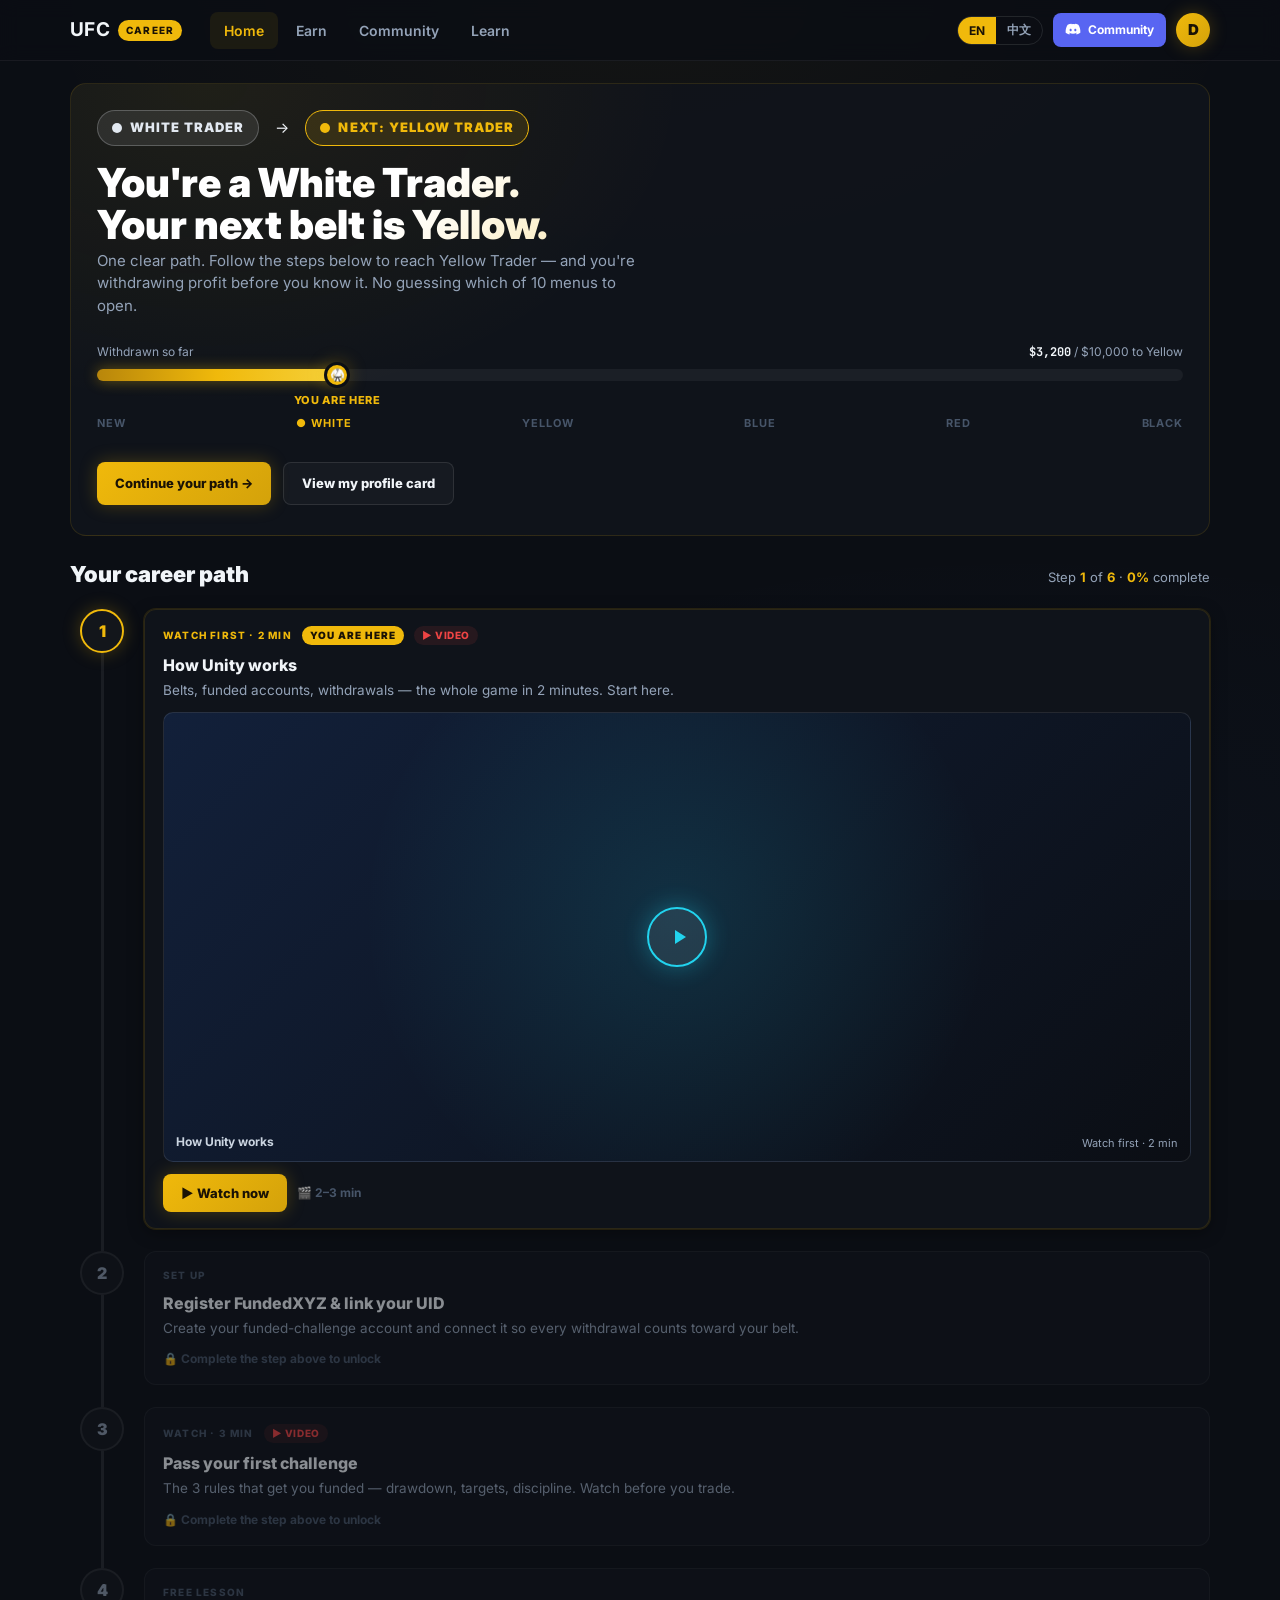
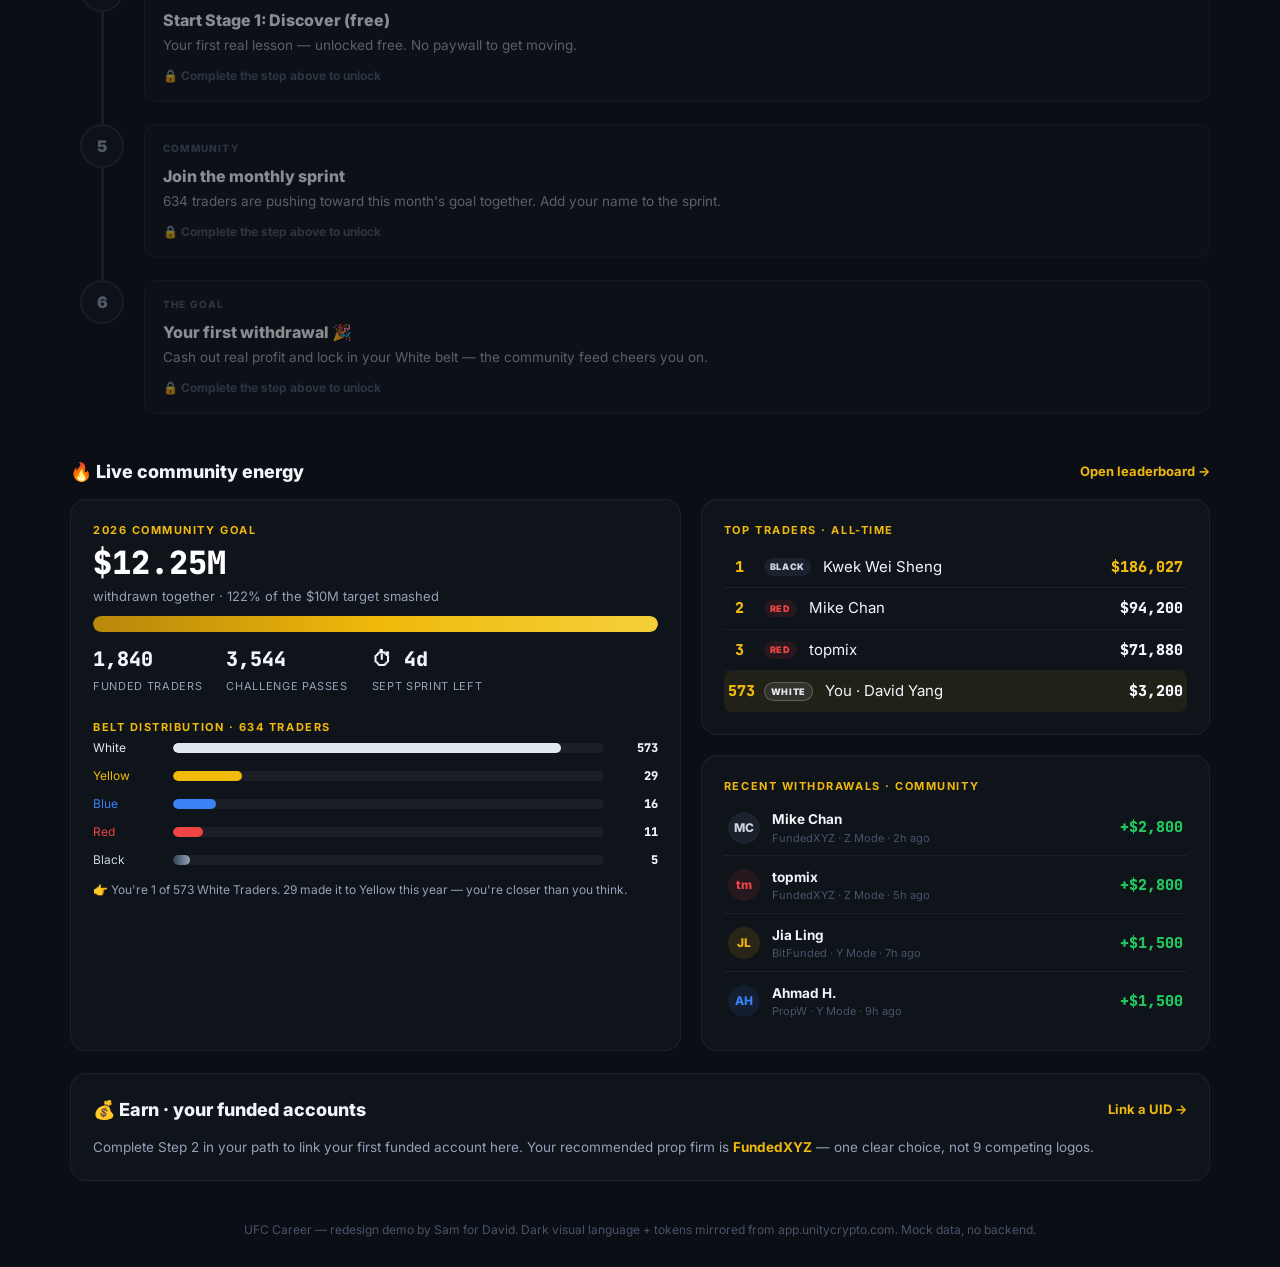
<file: index.html>
<!DOCTYPE html>
<html lang="en">
<head>
<meta charset="utf-8">
<meta name="viewport" content="width=device-width,initial-scale=1">
<title>UFC · Your Trader Career (Redesign Demo)</title>
<meta name="description" content="UnityCrypto / Unity Fund Challenge — guided-career-path redesign demo.">
<link rel="preconnect" href="https://fonts.googleapis.com">
<link href="https://fonts.googleapis.com/css2?family=Inter:wght@400;500;600;700;800;900&family=JetBrains+Mono:wght@400;700&display=swap" rel="stylesheet">
<link rel="stylesheet" href="styles.css">
</head>
<body>

<!-- ===== NAV ===== -->
<nav class="nav">
  <div class="nav-in">
    <a class="logo" href="index.html"><b>UFC</b><span class="pill">CAREER</span></a>
    <div class="nav-links">
      <a href="index.html" class="active" data-i18n="nav_home">Home</a>
      <a href="index.html#earn" data-i18n="nav_earn">Earn</a>
      <a href="index.html#community" data-i18n="nav_community">Community</a>
      <a href="learn.html" data-i18n="nav_learn">Learn</a>
    </div>
    <div class="nav-right">
      <div class="lang-toggle" id="lang">
        <button data-lang="en" class="on">EN</button>
        <button data-lang="zh">中文</button>
      </div>
      <a class="discord" href="#"><svg width="16" height="16" viewBox="0 0 24 24" fill="currentColor"><path d="M20 4a19 19 0 0 0-4.7-1.4l-.3.6a17 17 0 0 1 4 1.3 15 15 0 0 0-13 0 17 17 0 0 1 4-1.3l-.3-.6A19 19 0 0 0 4 4C1.4 8 .7 12 1 16a18 18 0 0 0 5.5 2.8l1-1.5c-.6-.2-1.1-.5-1.6-.8l.4-.3a13 13 0 0 0 11.4 0l.4.3c-.5.3-1 .6-1.6.8l1 1.5A18 18 0 0 0 23 16c.4-4.7-.7-8.6-3-12ZM8.5 14c-.9 0-1.6-.8-1.6-1.9s.7-1.9 1.6-1.9 1.6.9 1.6 1.9-.7 1.9-1.6 1.9Zm7 0c-.9 0-1.6-.8-1.6-1.9s.7-1.9 1.6-1.9 1.6.9 1.6 1.9-.7 1.9-1.6 1.9Z"/></svg><span data-i18n="discord">Community</span></a>
      <div class="avatar">D</div>
    </div>
  </div>
</nav>

<div class="wrap">

  <!-- ===== BELT HERO ===== -->
  <section class="hero" style="margin-top:22px">
    <div class="hero-top">
      <span class="belt-badge belt-white"><span class="dot"></span> <span data-i18n="belt_white">White Trader</span></span>
      <span class="hero-arrow">→</span>
      <span class="belt-badge belt-yellow"><span class="dot"></span> <span data-i18n="belt_next">Next: Yellow Trader</span></span>
    </div>
    <h1 data-i18n="hero_h1">You're a White Trader.<br>Your next belt is Yellow.</h1>
    <p class="sub" data-i18n="hero_sub">One clear path. Follow the steps below to reach Yellow Trader — and you're withdrawing profit before you know it. No guessing which of 10 menus to open.</p>

    <div class="belt-track">
      <div class="belt-nums">
        <span data-i18n="withdrawn">Withdrawn so far</span>
        <span><b id="withdrawnNum" class="mono">$3,200</b> / $10,000 <span data-i18n="to_yellow">to Yellow</span></span>
      </div>
      <div class="track">
        <div class="fill" id="beltFill" style="width:32%"></div>
        <div class="you" id="beltYou" style="left:32%">
          <div class="pin">🥋</div>
          <div class="lbl" data-i18n="you_here">YOU ARE HERE</div>
        </div>
      </div>
      <div class="belt-stops">
        <span>NEW</span><span class="here">● WHITE</span><span>YELLOW</span><span>BLUE</span><span>RED</span><span>BLACK</span>
      </div>
    </div>

    <div class="hero-cta">
      <a href="#rail" class="btn btn-gold" data-i18n="cta_continue">Continue your path →</a>
      <a href="#community" class="btn btn-ghost" data-i18n="cta_card">View my profile card</a>
    </div>
  </section>

  <!-- ===== ONBOARDING RAIL (the heart) ===== -->
  <section id="rail">
    <div class="rail-head">
      <h2 data-i18n="rail_h">Your career path</h2>
      <div class="rail-prog"><span data-i18n="rail_step">Step</span> <b id="stepCur">1</b> <span data-i18n="rail_of">of</span> <b>6</b> · <b id="stepPct">0%</b> <span data-i18n="rail_done">complete</span></div>
    </div>
    <div class="rail" id="questRail"><!-- steps injected by JS --></div>
  </section>

  <!-- ===== COMMUNITY ENERGY ===== -->
  <section id="community">
    <div class="card-h"><h3 data-i18n="energy_h">🔥 Live community energy</h3><a href="#" class="link" data-i18n="energy_link">Open leaderboard →</a></div>
    <div class="energy">
      <!-- sprint goal + belt distribution -->
      <div class="card sprint-goal">
        <div class="overline" data-i18n="sprint_over">2026 Community Goal</div>
        <div class="big-num"><span class="mono">$12.25M</span></div>
        <div class="muted" style="font-size:13px" data-i18n="sprint_sub">withdrawn together · 122% of the $10M target smashed</div>
        <div class="bar-lg"><i style="width:100%"></i></div>
        <div class="stat-row">
          <div class="stat"><b class="mono">1,840</b><span data-i18n="s_funded">Funded traders</span></div>
          <div class="stat"><b class="mono">3,544</b><span data-i18n="s_passes">Challenge passes</span></div>
          <div class="stat"><b class="mono">⏱ 4d</b><span data-i18n="s_sprint">Sept sprint left</span></div>
        </div>

        <div style="margin-top:22px" class="overline" data-i18n="dist_over">Belt distribution · 634 traders</div>
        <div class="dist" id="dist">
          <div class="dist-row"><span style="color:var(--belt-white)">White</span><div class="db"><i style="width:90%;background:var(--belt-white)"></i></div><span class="dn">573</span></div>
          <div class="dist-row"><span style="color:var(--belt-yellow)">Yellow</span><div class="db"><i style="width:16%;background:var(--belt-yellow)"></i></div><span class="dn">29</span></div>
          <div class="dist-row"><span style="color:var(--belt-blue)">Blue</span><div class="db"><i style="width:10%;background:var(--belt-blue)"></i></div><span class="dn">16</span></div>
          <div class="dist-row"><span style="color:var(--belt-red)">Red</span><div class="db"><i style="width:7%;background:var(--belt-red)"></i></div><span class="dn">11</span></div>
          <div class="dist-row"><span style="color:#cbd5e1">Black</span><div class="db"><i style="width:4%;background:linear-gradient(90deg,#334155,#94a3b8)"></i></div><span class="dn">5</span></div>
        </div>
        <p class="muted" style="font-size:12px;margin-top:12px" data-i18n="dist_note">👉 You're 1 of 573 White Traders. 29 made it to Yellow this year — you're closer than you think.</p>
      </div>

      <!-- leaderboard + withdrawals feed -->
      <div class="grid">
        <div class="card">
          <div class="overline" data-i18n="lb_over">Top traders · all-time</div>
          <div style="margin-top:8px">
            <div class="lb-row"><span class="lb-rank">1</span><span class="belt-chip" style="background:#33415555;color:#cbd5e1">BLACK</span><span class="who">Kwek Wei Sheng</span><span class="amt gold">$186,027</span></div>
            <div class="lb-row"><span class="lb-rank">2</span><span class="belt-chip" style="background:var(--red-soft);color:var(--red)">RED</span><span class="who">Mike Chan</span><span class="amt">$94,200</span></div>
            <div class="lb-row"><span class="lb-rank">3</span><span class="belt-chip" style="background:var(--red-soft);color:var(--red)">RED</span><span class="who">topmix</span><span class="amt">$71,880</span></div>
            <div class="lb-row" style="background:var(--gold-soft-2);border-radius:8px"><span class="lb-rank">573</span><span class="belt-chip belt-white" style="background:#e2e8f018">WHITE</span><span class="who" data-i18n="lb_you">You · David Yang</span><span class="amt mono">$3,200</span></div>
          </div>
        </div>
        <div class="card">
          <div class="overline" data-i18n="feed_over">Recent withdrawals · community</div>
          <div class="feed" style="margin-top:6px">
            <div class="feed-row"><div class="feed-av" style="background:#33415555;color:#cbd5e1">MC</div><div><div class="who">Mike Chan</div><div class="meta">FundedXYZ · Z Mode · 2h ago</div></div><span class="amt">+$2,800</span></div>
            <div class="feed-row"><div class="feed-av" style="background:var(--red-soft);color:var(--red)">tm</div><div><div class="who">topmix</div><div class="meta">FundedXYZ · Z Mode · 5h ago</div></div><span class="amt">+$2,800</span></div>
            <div class="feed-row"><div class="feed-av" style="background:var(--gold-soft);color:var(--gold)">JL</div><div><div class="who">Jia Ling</div><div class="meta">BitFunded · Y Mode · 7h ago</div></div><span class="amt">+$1,500</span></div>
            <div class="feed-row"><div class="feed-av" style="background:var(--blue-soft);color:var(--blue)">AH</div><div><div class="who">Ahmad H.</div><div class="meta">PropW · Y Mode · 9h ago</div></div><span class="amt">+$1,500</span></div>
          </div>
        </div>
      </div>
    </div>
  </section>

  <!-- ===== EARN (slim) ===== -->
  <section id="earn">
    <div class="card">
      <div class="card-h"><h3 data-i18n="earn_h">💰 Earn · your funded accounts</h3><a href="#rail" class="link" data-i18n="earn_link">Link a UID →</a></div>
      <p class="muted" style="font-size:13.5px" data-i18n="earn_sub">Complete Step 2 in your path to link your first funded account here. Your recommended prop firm is <b class="gold">FundedXYZ</b> — one clear choice, not 9 competing logos.</p>
    </div>
  </section>

  <div class="foot">
    <p data-i18n="foot">UFC Career — redesign demo by Sam for David. Dark visual language + tokens mirrored from app.unitycrypto.com. Mock data, no backend.</p>
  </div>
</div>

<!-- toast + video modal -->
<div class="toast" id="toast"><span class="em">🎉</span><span id="toastMsg"></span></div>
<div class="modal-bg" id="modalBg">
  <div class="modal">
    <div class="mv"><div class="play"><svg viewBox="0 0 24 24"><path d="M8 5v14l11-7z"/></svg></div></div>
    <div class="mb">
      <h3 id="modalTitle">How Unity works</h3>
      <p class="muted" id="modalDesc">This is where the onboarding video plays. In the demo it's a placeholder — the real embed would autoplay here.</p>
      <button class="btn btn-gold modal-close" id="modalClose" data-i18n="modal_done">✓ Mark watched & continue</button>
    </div>
  </div>
</div>

<script src="app.js"></script>
</body>
</html>
</file>
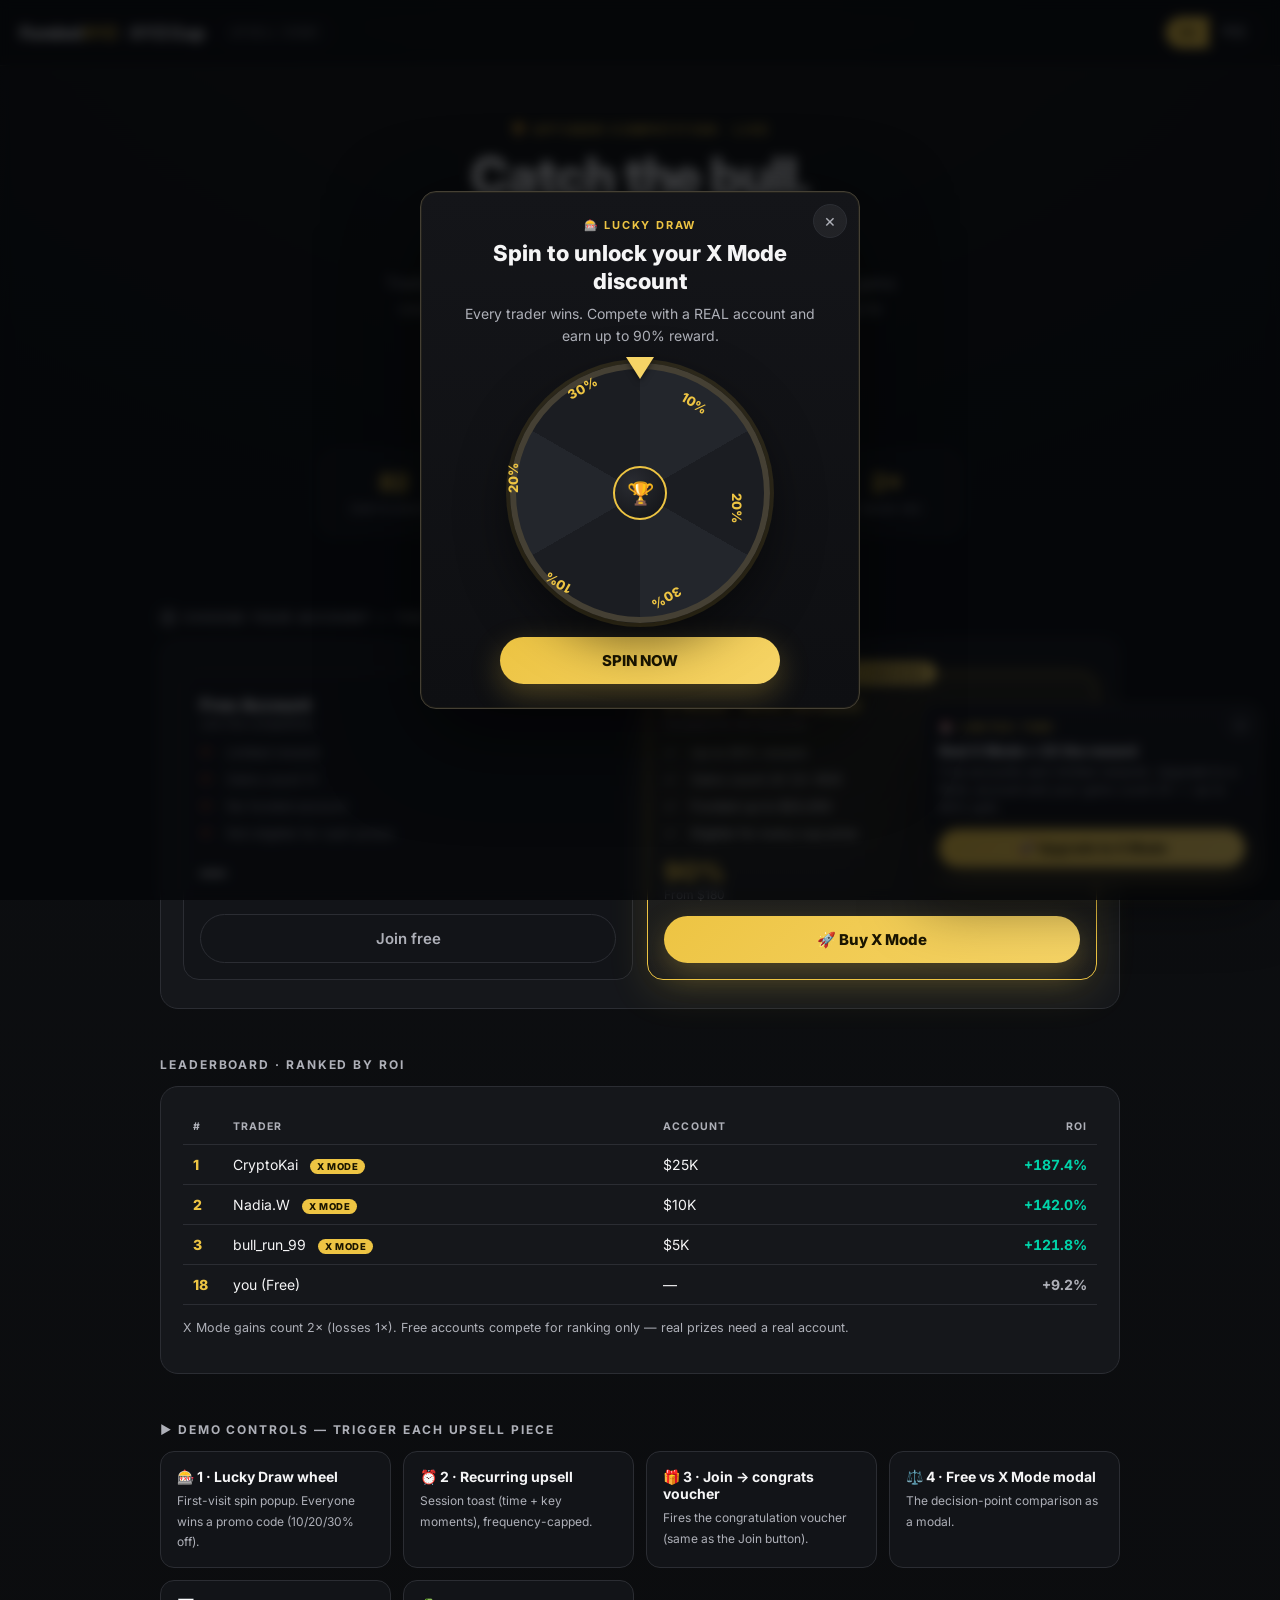
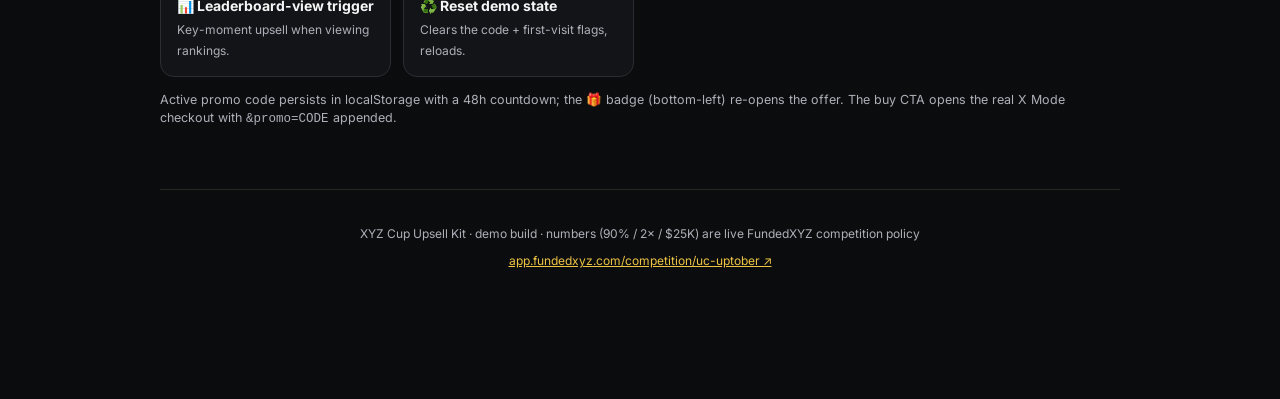
<file: cup-upsell/index.html>
<!doctype html>
<html lang="en" data-scroll-behavior="smooth">
<head>
<meta charset="utf-8">
<meta name="viewport" content="width=device-width, initial-scale=1, viewport-fit=cover">
<meta name="theme-color" content="#0b0c0e">
<title>XYZ Cup — Upsell Kit Demo · FundedXYZ</title>
<meta name="description" content="Clickable demo of the XYZ Cup upsell system: lucky-draw promo wheel, recurring upsell, congrats voucher, Free vs X Mode decision, promo codes.">
<link href="https://fonts.googleapis.com/css2?family=Inter:wght@400;500;600;700;800&family=JetBrains+Mono:wght@600;700&display=swap" rel="stylesheet">
<link rel="stylesheet" href="xyz-cup-upsell.css">
<style>
  :root{
    --bg:#0b0c0e; --panel:#15171b; --card:#121418; --text:#f5f5f6; --muted:#aeb0b8;
    --gold:#edc443; --gold-hi:#f6d466; --gline:#454034; --line:#2b2d33; --green:#00d4aa;
    --font:'Inter',-apple-system,BlinkMacSystemFont,'Segoe UI','PingFang SC','Microsoft YaHei',sans-serif;
  }
  *{ box-sizing:border-box; }
  html,body{ margin:0; padding:0; }
  body{
    background:radial-gradient(130% 60% at 50% -6%, #edc4430c, transparent 55%), linear-gradient(180deg,#0d0f12,#0b0c0e);
    color:var(--text); font-family:var(--font); min-height:100vh; -webkit-font-smoothing:antialiased;
  }
  body[data-lang="en"] [data-l="zh"]{ display:none; }
  body[data-lang="zh"] [data-l="en"]{ display:none; }
  a{ color:inherit; }
  .wrap{ max-width:1000px; margin:0 auto; padding:0 20px 120px; }

  /* top bar */
  .top{ display:flex; align-items:center; gap:14px; padding:16px 20px; border-bottom:1px solid #26281f; position:sticky; top:0; background:rgba(11,12,14,.9); backdrop-filter:blur(12px); z-index:50; }
  .brand{ font-weight:800; font-size:17px; letter-spacing:-.01em; }
  .brand b{ color:var(--gold); }
  .demo-pill{ font-size:10.5px; letter-spacing:.14em; text-transform:uppercase; color:var(--muted); border:1px solid var(--line); padding:4px 10px; border-radius:50px; }
  .top .sp{ margin-left:auto; }
  .lang{ display:flex; border:1px solid var(--line); border-radius:50px; overflow:hidden; }
  .lang button{ background:none; border:none; color:var(--muted); font-weight:700; font-size:12px; padding:7px 13px; cursor:pointer; }
  .lang button[aria-pressed="true"]{ background:var(--gold); color:#1a1500; }

  /* hero */
  .hero{ text-align:center; padding:56px 0 28px; }
  .hero .eyebrow{ font-size:12px; letter-spacing:.18em; text-transform:uppercase; color:var(--gold); font-weight:700; }
  .hero h1{ font-size:clamp(30px,6vw,52px); font-weight:800; line-height:1.08; margin:12px 0 10px; letter-spacing:-.02em; }
  .hero h1 .hl{ background:linear-gradient(135deg,var(--gold),var(--gold-hi)); -webkit-background-clip:text; background-clip:text; -webkit-text-fill-color:transparent; }
  .hero p{ color:var(--muted); font-size:16px; max-width:520px; margin:0 auto 22px; line-height:1.55; }
  .hero-ctas{ display:flex; gap:12px; justify-content:center; flex-wrap:wrap; }
  .btn{ display:inline-flex; align-items:center; justify-content:center; gap:8px; padding:14px 24px; border-radius:50px; font-weight:800; font-size:15px; cursor:pointer; border:none; text-decoration:none; }
  .btn-gold{ background:linear-gradient(135deg,var(--gold),var(--gold-hi)); color:#1a1500; box-shadow:0 10px 30px rgba(237,196,67,.28); }
  .btn-ghost{ background:transparent; color:var(--text); border:1px solid var(--line); }
  .btn:hover{ transform:translateY(-1px); }

  .stat-row{ display:flex; gap:14px; justify-content:center; margin:34px auto 0; flex-wrap:wrap; }
  .stat{ background:var(--card); border:1px solid var(--line); border-radius:14px; padding:16px 22px; min-width:150px; }
  .stat b{ display:block; font-size:24px; font-weight:800; color:var(--gold); }
  .stat span{ font-size:11px; color:var(--muted); letter-spacing:.06em; text-transform:uppercase; }

  section{ margin-top:48px; }
  .sec-head{ font-size:12px; letter-spacing:.16em; text-transform:uppercase; color:var(--muted); font-weight:700; margin-bottom:14px; }
  .panel{ background:var(--panel); border:1px solid var(--line); border-radius:18px; padding:22px; }

  /* leaderboard */
  table{ width:100%; border-collapse:collapse; font-size:14px; }
  th,td{ text-align:left; padding:11px 10px; border-bottom:1px solid var(--line); }
  th{ font-size:10.5px; letter-spacing:.1em; text-transform:uppercase; color:var(--muted); }
  td.rank{ font-weight:800; color:var(--gold); width:40px; }
  td.roi{ color:var(--green); font-weight:700; font-variant-numeric:tabular-nums; }
  .xmode-badge{ font-size:9.5px; font-weight:800; letter-spacing:.06em; background:var(--gold); color:#1a1500; padding:2px 7px; border-radius:20px; margin-left:8px; }

  /* account chooser mount */
  #chooser{ margin-top:10px; }

  /* demo controls */
  .controls{ display:grid; grid-template-columns:repeat(auto-fill,minmax(210px,1fr)); gap:12px; }
  .ctrl{ text-align:left; background:var(--card); border:1px solid var(--line); border-radius:14px; padding:16px; cursor:pointer; transition:.12s; }
  .ctrl:hover{ border-color:var(--gline); background:#17191d; }
  .ctrl b{ display:block; font-size:14px; margin-bottom:4px; }
  .ctrl span{ font-size:12px; color:var(--muted); line-height:1.4; }
  .note{ font-size:12.5px; color:var(--muted); margin-top:14px; line-height:1.5; }
  .reset{ background:none; border:1px solid var(--line); color:var(--muted); font-size:12px; padding:8px 14px; border-radius:50px; cursor:pointer; }
  footer{ margin-top:60px; text-align:center; color:var(--muted); font-size:12px; border-top:1px solid #26281f; padding-top:24px; }
  footer a{ color:var(--gold); }
</style>
</head>
<body data-lang="en">

<div class="top">
  <div class="brand">Funded<b>XYZ</b> · <span data-l="en">XYZ Cup</span><span data-l="zh">XYZ 杯</span></div>
  <span class="demo-pill" data-l="en">Upsell Demo</span><span class="demo-pill" data-l="zh">促销演示</span>
  <span class="sp"></span>
  <div class="lang" role="group" aria-label="Language">
    <button type="button" data-lang-btn="en" aria-pressed="true">EN</button>
    <button type="button" data-lang-btn="zh" aria-pressed="false">中文</button>
  </div>
</div>

<div class="wrap">

  <!-- ============ HERO (simulates the live Uptober cup) ============ -->
  <div class="hero">
    <div class="eyebrow" data-l="en">🏆 Uptober Competition · LIVE</div><div class="eyebrow" data-l="zh">🏆 Uptober 交易大赛 · 进行中</div>
    <h1>
      <span data-l="en">Catch the bull.<br><span class="hl">Win the Prize.</span></span>
      <span data-l="zh">抓住牛市，<br><span class="hl">赢取大奖。</span></span>
    </h1>
    <p>
      <span data-l="en">Trade the competition and climb the leaderboard. Real X Mode gains count <b>2×</b> — win up to <b>90%</b> profit split and funded accounts up to <b>$25,000</b>.</span>
      <span data-l="zh">参加比赛，冲上排行榜。真实 X Mode 收益按 <b>2×</b> 计算 —— 赢取高达 <b>90%</b> 分成，以及高达 <b>$25,000</b> 的资金账户。</span>
    </p>
    <div class="hero-ctas">
      <button class="btn btn-gold" id="joinBtn"><span data-l="en">Join the Competition</span><span data-l="zh">立即参赛</span></button>
      <a class="btn btn-ghost" href="#leaderboard"><span data-l="en">View Leaderboard</span><span data-l="zh">查看排行榜</span></a>
    </div>

    <div class="stat-row">
      <div class="stat"><b>82</b><span data-l="en">Participants</span><span data-l="zh">参赛者</span></div>
      <div class="stat"><b>$25,000</b><span data-l="en">Funded Pool</span><span data-l="zh">资金奖池</span></div>
      <div class="stat"><b>90%</b><span data-l="en">X Mode Split</span><span data-l="zh">X Mode 分成</span></div>
      <div class="stat"><b>2×</b><span data-l="en">X Mode ROI</span><span data-l="zh">X Mode 倍数</span></div>
    </div>
  </div>

  <!-- ============ ACCOUNT CHOOSER (decision point) ============ -->
  <section id="choose">
    <div class="sec-head" data-l="en">④ Choose your account — the decision point</div><div class="sec-head" data-l="zh">④ 选择你的账户 —— 决策点</div>
    <div class="panel">
      <div id="chooser"><!-- XYZCupUpsell.renderCompare() mounts the Free vs X Mode cards here --></div>
    </div>
  </section>

  <!-- ============ LEADERBOARD ============ -->
  <section id="leaderboard">
    <div class="sec-head" data-l="en">Leaderboard · ranked by ROI</div><div class="sec-head" data-l="zh">排行榜 · 按 ROI 排名</div>
    <div class="panel">
      <table>
        <thead><tr>
          <th>#</th><th data-l="en">Trader</th><th data-l="zh">交易者</th><th data-l="en">Account</th><th data-l="zh">账户</th><th style="text-align:right">ROI</th>
        </tr></thead>
        <tbody>
          <tr><td class="rank">1</td><td>CryptoKai <span class="xmode-badge">X MODE</span></td><td>$25K</td><td class="roi" style="text-align:right">+187.4%</td></tr>
          <tr><td class="rank">2</td><td>Nadia.W <span class="xmode-badge">X MODE</span></td><td>$10K</td><td class="roi" style="text-align:right">+142.0%</td></tr>
          <tr><td class="rank">3</td><td>bull_run_99 <span class="xmode-badge">X MODE</span></td><td>$5K</td><td class="roi" style="text-align:right">+121.8%</td></tr>
          <tr><td class="rank">18</td><td><span data-l="en">you (Free)</span><span data-l="zh">你（免费）</span></td><td>—</td><td class="roi" style="text-align:right;color:var(--muted)">+9.2%</td></tr>
        </tbody>
      </table>
      <p class="note" data-l="en">X Mode gains count 2× (losses 1×). Free accounts compete for ranking only — real prizes need a real account.</p>
      <p class="note" data-l="zh">X Mode 收益按 2× 计算（亏损 1×）。免费账户仅参与排名 —— 真实奖金需要真实账户。</p>
    </div>
  </section>

  <!-- ============ DEMO TRIGGERS ============ -->
  <section>
    <div class="sec-head" data-l="en">▶ Demo controls — trigger each upsell piece</div><div class="sec-head" data-l="zh">▶ 演示控制 —— 触发每个促销模块</div>
    <div class="controls">
      <div class="ctrl" data-trigger="spin"><b data-l="en">🎰 1 · Lucky Draw wheel</b><b data-l="zh">🎰 1 · 幸运转盘</b><span data-l="en">First-visit spin popup. Everyone wins a promo code (10/20/30% off).</span><span data-l="zh">首访转盘弹窗。人人中奖（10/20/30% 折扣）。</span></div>
      <div class="ctrl" data-trigger="recur"><b data-l="en">⏰ 2 · Recurring upsell</b><b data-l="zh">⏰ 2 · 循环促销</b><span data-l="en">Session toast (time + key moments), frequency-capped.</span><span data-l="zh">会话提示（定时 + 关键时刻），有频率上限。</span></div>
      <div class="ctrl" data-trigger="join"><b data-l="en">🎁 3 · Join → congrats voucher</b><b data-l="zh">🎁 3 · 报名 → 恭喜礼券</b><span data-l="en">Fires the congratulation voucher (same as the Join button).</span><span data-l="zh">触发恭喜礼券（与"参赛"按钮相同）。</span></div>
      <div class="ctrl" data-trigger="compare"><b data-l="en">⚖️ 4 · Free vs X Mode modal</b><b data-l="zh">⚖️ 4 · 免费 vs X Mode</b><span data-l="en">The decision-point comparison as a modal.</span><span data-l="zh">决策点对比弹窗。</span></div>
      <div class="ctrl" data-trigger="lead"><b data-l="en">📊 Leaderboard-view trigger</b><b data-l="zh">📊 排行榜触发</b><span data-l="en">Key-moment upsell when viewing rankings.</span><span data-l="zh">查看排名时的关键时刻促销。</span></div>
      <div class="ctrl" data-trigger="reset"><b data-l="en">♻️ Reset demo state</b><b data-l="zh">♻️ 重置演示</b><span data-l="en">Clears the code + first-visit flags, reloads.</span><span data-l="zh">清除优惠码与首访标记并刷新。</span></div>
    </div>
    <p class="note" data-l="en">Active promo code persists in localStorage with a 48h countdown; the 🎁 badge (bottom-left) re-opens the offer. The buy CTA opens the real X Mode checkout with <code>&promo=CODE</code> appended.</p>
    <p class="note" data-l="zh">有效优惠码保存在 localStorage，带 48 小时倒计时；左下角 🎁 徽章可重新打开优惠。购买按钮会打开真实 X Mode 结账页并附加 <code>&promo=CODE</code>。</p>
  </section>

  <footer>
    <p>XYZ Cup Upsell Kit · demo build · <span data-l="en">numbers (90% / 2× / $25K) are live FundedXYZ competition policy</span><span data-l="zh">数字（90% / 2× / $25K）为 FundedXYZ 实际赛事政策</span></p>
    <p><a href="https://app.fundedxyz.com/competition/uc-uptober" target="_blank" rel="noopener">app.fundedxyz.com/competition/uc-uptober ↗</a></p>
  </footer>
</div>

<script src="xyz-cup-upsell.js" defer></script>
<script>
document.addEventListener("DOMContentLoaded", function () {
  // --- language toggle wires both the demo page AND the kit ---
  function setLang(l){
    document.documentElement.lang = l === "zh" ? "zh" : "en";
    document.body.setAttribute("data-lang", l);
    document.querySelectorAll("[data-lang-btn]").forEach(function(b){
      b.setAttribute("aria-pressed", b.getAttribute("data-lang-btn") === l ? "true" : "false");
    });
    if (window.XYZCupUpsell) XYZCupUpsell.setLang(l);
  }
  document.querySelectorAll("[data-lang-btn]").forEach(function(b){
    b.addEventListener("click", function(){ setLang(b.getAttribute("data-lang-btn")); });
  });

  // --- init the kit ---
  XYZCupUpsell.init({
    lang: "en",
    checkoutBase: "https://app.fundedxyz.com/register?referral=UFC931",
    // demo: show the wheel quickly instead of waiting
    spinDelayMs: 900,
    recurringEveryMin: 12,
    // demo analytics sink -> console so you can see events fire
    analytics: function(ev, p){ console.log("[analytics]", ev, p); }
  });

  // --- inline Free vs X Mode into the account chooser ---
  function mountChooser(){
    XYZCupUpsell.renderCompare("#chooser", {
      source: "account_chooser",
      onJoinFree: function(){ XYZCupUpsell.onJoinCompetition({ tier: 30 }); }
    });
  }
  mountChooser();
  // re-render chooser on language change (so cards translate live)
  document.querySelectorAll("[data-lang-btn]").forEach(function(b){
    b.addEventListener("click", function(){ setTimeout(mountChooser, 0); });
  });

  // --- hero "Join" button => congrats voucher (piece 3) ---
  document.getElementById("joinBtn").addEventListener("click", function(){
    XYZCupUpsell.onJoinCompetition({ tier: 30 /*, email: "trader@example.com" */ });
  });

  // --- demo control buttons ---
  document.querySelectorAll("[data-trigger]").forEach(function(c){
    c.addEventListener("click", function(){
      var t = c.getAttribute("data-trigger");
      if (t === "spin") XYZCupUpsell.openSpin();
      else if (t === "recur") XYZCupUpsell.showRecurring({ source: "demo" });
      else if (t === "join") XYZCupUpsell.onJoinCompetition({ tier: 30 });
      else if (t === "compare") XYZCupUpsell.openCompare({ source: "demo_modal", onJoinFree: function(){ XYZCupUpsell.onJoinCompetition({ tier: 30 }); } });
      else if (t === "lead") XYZCupUpsell.onLeaderboardView();
      else if (t === "reset") { try{ localStorage.removeItem("xcu_v1"); sessionStorage.clear(); }catch(e){} location.reload(); }
    });
  });

  // --- fire leaderboard-view trigger when the section scrolls into view (once) ---
  var lb = document.getElementById("leaderboard"), fired = false;
  if ("IntersectionObserver" in window) {
    new IntersectionObserver(function(entries){
      entries.forEach(function(e){ if (e.isIntersecting && !fired){ fired = true; XYZCupUpsell.onLeaderboardView(); } });
    }, { threshold:.4 }).observe(lb);
  }
});
</script>
</body>
</html>
</file>
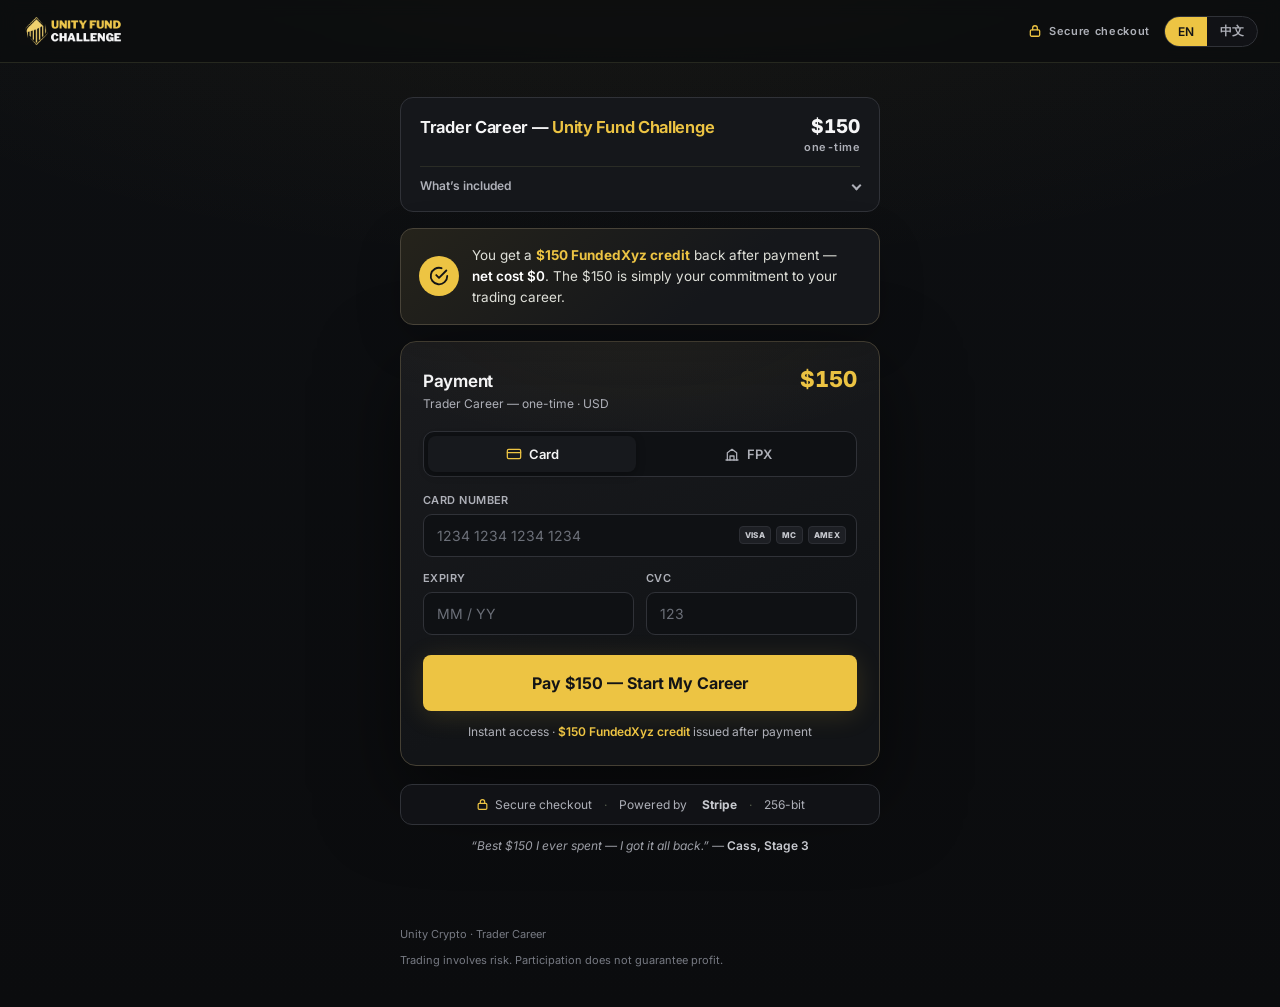
<file: checkout.html>
<!doctype html>
<html lang="en" data-scroll-behavior="smooth">
<head>
<meta charset="utf-8">
<meta name="viewport" content="width=device-width, initial-scale=1, viewport-fit=cover">
<link rel="preload" as="image" href="assets/img/unity-fund-challenge-theme.svg">
<meta name="theme-color" content="#0b0b0e">
<title>Checkout · Unity Fund Challenge</title>
<meta name="description" content="Start your Trader Career — Unity Fund Challenge secure checkout.">
<link rel="icon" type="image/png" href="assets/img/icon.png">
<link rel="apple-touch-icon" href="assets/img/icon.png">
<style>
@import url('https://fonts.googleapis.com/css2?family=Inter:wght@400;500;600;700;800&display=swap');
/* ===== Checkout — native UFC design system (same tokens as paywall / ufc.unitycrypto.com) ===== */
.co{
  --bg:#0b0c0e; --panel:#17191d; --card:#15171b; --card2:#121418;
  --text:#f5f5f6; --muted:#aeb0b8; --gold:#edc443; --gold-hi:#f6d466;
  --line:#303238; --gline:#454034; --ghover:#9a8244;
  --font:'Inter',-apple-system,BlinkMacSystemFont,'Segoe UI','PingFang SC','Microsoft YaHei',sans-serif;
}
*{ box-sizing:border-box; }
html,body{ margin:0; padding:0; }
body.co{
  background:
    radial-gradient(130% 60% at 50% -6%, #edc4430c, transparent 55%),
    linear-gradient(180deg,#0d0f12 0%, #0b0c0e 100%);
  color:var(--text); font-family:var(--font);
  min-height:100vh; -webkit-font-smoothing:antialiased;
}
.co a{ color:inherit; }
img{ display:block; }

/* language visibility */
.co[data-lang="en"] [data-l="zh"]{ display:none; }
.co[data-lang="zh"] [data-l="en"]{ display:none; }

/* ===== Top bar ===== */
.co-top{
  display:flex; align-items:center; gap:14px;
  padding:14px 22px; border-bottom:1px solid #26281f;
  background:#0b0c0eb0; backdrop-filter:blur(8px); -webkit-backdrop-filter:blur(8px);
  position:sticky; top:0; z-index:20;
}
.co-top img{ height:34px; width:auto; }
.co-top-right{ margin-left:auto; display:flex; align-items:center; gap:14px; }
.co-secure{
  display:flex; align-items:center; gap:7px;
  font-size:11px; font-weight:600; letter-spacing:.06em; color:var(--muted);
}
.co-secure svg{ color:var(--gold); flex:0 0 auto; }
@media(max-width:560px){ .co-secure span{ display:none; } }
.uc-lang{
  display:inline-flex; border:1px solid var(--line); border-radius:999px;
  overflow:hidden; background:#111216;
}
.uc-lang button{
  background:none; border:none; cursor:pointer;
  font:inherit; font-size:12px; font-weight:600; color:var(--muted);
  padding:6px 13px; transition:background .2s,color .2s;
}
.uc-lang button[aria-pressed="true"]{ background:var(--gold); color:#131416; }

/* ===== Layout — single centered column ===== */
.co-wrap{
  max-width:520px; margin:0 auto; padding:34px 20px 72px;
}

/* ===== Compact order summary ===== */
.co-order{
  margin:0 0 16px; padding:17px 19px;
  background:var(--card); border:1px solid var(--line); border-radius:13px;
}
.co-order-main{
  display:flex; align-items:baseline; justify-content:space-between; gap:14px;
}
.co-order-name{
  font-size:16.5px; font-weight:650; line-height:1.35; letter-spacing:-.3px; color:var(--text);
}
.co-order-name .hl{ color:var(--gold); }
.co-order-price{
  flex:0 0 auto; text-align:right; font-variant-numeric:tabular-nums; line-height:1.3;
}
.co-order-price b{ font-size:19px; font-weight:800; color:var(--text); }
.co-order-price span{ display:block; font-size:11px; font-weight:600; color:var(--muted); letter-spacing:.04em; }

/* collapsed expander */
.co-included{ margin-top:12px; border-top:1px solid #2a2c26; }
.co-included summary{
  list-style:none; cursor:pointer; outline:none;
  display:flex; align-items:center; gap:7px;
  padding:11px 0 1px; font-size:12px; font-weight:600; color:var(--muted);
}
.co-included summary::-webkit-details-marker{ display:none; }
.co-included summary .chev{
  width:7px; height:7px; border-right:2px solid var(--muted); border-bottom:2px solid var(--muted);
  transform:rotate(45deg); transition:transform .2s; margin-left:auto;
}
.co-included[open] summary .chev{ transform:rotate(225deg); }
.co-inc-list{ margin:8px 0 2px; padding:0; list-style:none; }
.co-inc-list li{
  display:flex; align-items:center; gap:10px;
  padding:6px 0; font-size:13px; color:var(--text); line-height:1.4;
}
.co-inc-list .co-check{
  flex:0 0 auto; width:17px; height:17px; border-radius:999px;
  background:#edc44316; border:1px solid #edc44366;
  display:flex; align-items:center; justify-content:center;
  color:var(--gold); font-size:10px; font-weight:700;
}

/* gold highlight — credit back */
.co-credit{
  position:relative; margin:0 0 16px; padding:16px 18px;
  display:flex; align-items:center; gap:13px;
  background:linear-gradient(140deg,#25231b, #15171b 65%);
  border:1px solid #484338; border-radius:13px;
  box-shadow:0 16px 46px rgba(0,0,0,.2);
}
.co-credit-ic{
  flex:0 0 auto; width:40px; height:40px; border-radius:999px;
  background:var(--gold); color:#131416;
  display:flex; align-items:center; justify-content:center;
}
.co-credit-txt{ font-size:13.5px; line-height:1.55; color:#dfe0d9; }
.co-credit-txt b{ color:var(--gold); font-weight:700; }
.co-credit-txt .net{ color:#fff; font-weight:600; }

/* ===== Payment card ===== */
.co-pay{
  background:
    radial-gradient(120% 60% at 50% -8%, #edc4430d, transparent 55%),
    linear-gradient(160deg,#1a1b1e 0%, #121417 70%);
  border:1px solid var(--gline); border-radius:16px;
  box-shadow:0 30px 80px rgba(0,0,0,.5);
  padding:22px 20px;
}
@media(min-width:560px){ .co-pay{ padding:24px 22px; } }
.co-pay-h{
  display:flex; align-items:baseline; justify-content:space-between; gap:10px;
  margin:0 0 4px;
}
.co-pay-h h2{ margin:0; font-size:17px; font-weight:650; letter-spacing:-.3px; }
.co-pay-h .amt{ font-size:22px; font-weight:800; color:var(--gold); font-variant-numeric:tabular-nums; }
.co-pay-sub{ margin:0 0 20px; font-size:12px; color:var(--muted); }

.co-field{ margin:0 0 14px; }
.co-field label{
  display:block; margin:0 0 7px; font-size:11px; font-weight:600;
  letter-spacing:.04em; color:var(--muted); text-transform:uppercase;
}
.co-input{
  width:100%; padding:12px 13px; font:inherit; font-size:14px;
  background:#0f1114; color:var(--text);
  border:1px solid var(--line); border-radius:9px;
  transition:border-color .18s, box-shadow .18s;
}
.co-input::placeholder{ color:#6b6f78; }
.co-input:focus{
  outline:none; border-color:var(--gold);
  box-shadow:0 0 0 3px #edc44322;
}
.co-row2{ display:flex; gap:12px; }
.co-row2 .co-field{ flex:1 1 0; }

/* payment method tabs */
.co-tabs{
  display:flex; gap:8px; margin:4px 0 16px;
  padding:4px; background:#0f1114; border:1px solid var(--line); border-radius:11px;
}
.co-tab{
  flex:1 1 0; display:flex; align-items:center; justify-content:center; gap:7px;
  padding:10px 8px; border:none; cursor:pointer; border-radius:8px;
  background:none; color:var(--muted); font:inherit; font-size:13px; font-weight:600;
  transition:background .18s, color .18s;
}
.co-tab svg{ flex:0 0 auto; }
.co-tab[aria-selected="true"]{ background:var(--panel); color:var(--text); box-shadow:0 2px 10px rgba(0,0,0,.3); }
.co-tab[aria-selected="true"] svg{ color:var(--gold); }

.co-pane{ display:none; }
.co-pane.is-active{ display:block; animation:coFade .22s ease; }
@keyframes coFade{ from{ opacity:0; transform:translateY(4px);} to{ opacity:1; transform:none;} }

.co-cardfield{ position:relative; }
.co-cardfield .brands{
  position:absolute; right:11px; top:50%; transform:translateY(-50%);
  display:flex; gap:5px; pointer-events:none;
}
.co-cardfield .brands span{
  font-size:8px; font-weight:800; letter-spacing:.04em;
  padding:3px 5px; border-radius:4px; background:#1d1f24; color:#c8cad0; border:1px solid #2c2e34;
}

/* select */
.co-select-wrap{ position:relative; }
.co-select-wrap::after{
  content:""; position:absolute; right:14px; top:50%; transform:translateY(-30%);
  width:8px; height:8px; border-right:2px solid var(--muted); border-bottom:2px solid var(--muted);
  transform:translateY(-60%) rotate(45deg); pointer-events:none;
}
select.co-input{ appearance:none; -webkit-appearance:none; padding-right:36px; cursor:pointer; }
.co-fpx-note{
  display:flex; align-items:flex-start; gap:8px;
  margin:12px 0 0; padding:11px 12px; font-size:11.5px; line-height:1.55; color:var(--muted);
  background:#111216; border:1px solid var(--line); border-radius:9px;
}
.co-fpx-note svg{ color:var(--gold); flex:0 0 auto; margin-top:1px; }

/* pay button */
.co-paybtn{
  width:100%; min-height:56px; margin-top:6px;
  border:none; cursor:pointer; border-radius:8px;
  background:var(--gold); color:#131416;
  font:inherit; font-size:16px; font-weight:700; letter-spacing:0;
  box-shadow:0 4px 26px #edc44326;
  transition:transform .2s, box-shadow .2s, background .2s;
}
.co-paybtn:hover{ transform:translateY(-2px); background:var(--gold-hi); box-shadow:0 10px 34px #edc4433a; }
.co-paybtn:active{ transform:translateY(0); }
.co-paymicro{
  margin:11px 0 0; font-size:12px; color:var(--muted); text-align:center; line-height:1.6;
}
.co-paymicro b{ color:var(--gold); font-weight:600; }

/* trust row */
.co-trust{
  display:flex; align-items:center; justify-content:center; flex-wrap:wrap; gap:7px 12px;
  margin:18px 0 0; padding:12px 15px;
  background:#111216; border:1px solid var(--line); border-radius:12px;
  font-size:12px; color:var(--muted);
}
.co-trust span{ display:inline-flex; align-items:center; gap:6px; }
.co-trust .sep{ color:#555c4c; }
.co-trust svg{ color:var(--gold); flex:0 0 auto; }
.co-trust .pwr{ color:#c8cad0; font-weight:700; }

/* single testimonial line */
.co-testi-line{
  margin:12px 0 0; padding:0 6px; text-align:center;
  font-size:12px; font-style:italic; line-height:1.5; color:#9c9ea6;
}
.co-testi-line b{ color:#c8cad0; font-weight:600; font-style:normal; }

/* footer */
.co-foot{
  max-width:520px; margin:0 auto; padding:0 20px 40px;
  display:flex; align-items:center; justify-content:space-between; gap:12px; flex-wrap:wrap;
  font-size:11px; color:#767982;
}
</style>
</head>
<body class="co" data-lang="en">

<header class="co-top">
  <a href="learning.html" aria-label="Unity Fund Challenge">
    <img src="assets/img/unity-fund-challenge-theme.svg" alt="Unity Fund Challenge" width="290" height="96">
  </a>
  <div class="co-top-right">
    <span class="co-secure">
      <svg width="14" height="14" viewBox="0 0 24 24" fill="none" stroke="currentColor" stroke-width="2.2" stroke-linecap="round" stroke-linejoin="round" aria-hidden="true"><rect x="4" y="10" width="16" height="11" rx="2"></rect><path d="M8 10V7a4 4 0 0 1 8 0v3"></path></svg>
      <span data-l="en">Secure checkout</span><span data-l="zh">安全结账</span>
    </span>
    <div class="uc-lang" role="group" aria-label="Language / 语言">
      <button type="button" lang="en" aria-pressed="true">EN</button>
      <button type="button" lang="zh-Hans" aria-pressed="false">中文</button>
    </div>
  </div>
</header>

<div class="co-wrap">

  <!-- Compact order summary -->
  <div class="co-order">
    <div class="co-order-main">
      <div class="co-order-name">
        <span data-l="en">Trader Career — <span class="hl">Unity Fund Challenge</span></span>
        <span data-l="zh">交易员生涯 — <span class="hl">Unity Fund Challenge</span></span>
      </div>
      <div class="co-order-price">
        <b>$150</b>
        <span data-l="en">one-time</span><span data-l="zh">一次性</span>
      </div>
    </div>
    <details class="co-included">
      <summary>
        <span data-l="en">What&rsquo;s included</span><span data-l="zh">包含内容</span>
        <span class="chev" aria-hidden="true"></span>
      </summary>
      <ul class="co-inc-list">
        <li><span class="co-check">✓</span><span data-l="en">E-Learning library — full video course</span><span data-l="zh">电子学习课程库 — 完整视频课程</span></li>
        <li><span class="co-check">✓</span><span data-l="en">4-Stage Trader Career path</span><span data-l="zh">四阶段交易员生涯路径</span></li>
        <li><span class="co-check">✓</span><span data-l="en">Daily live streams by 6 coaches</span><span data-l="zh">6 位教练每日直播</span></li>
        <li><span class="co-check">✓</span><span data-l="en">Stage 2 &amp; 3 physical workshops</span><span data-l="zh">第二、三阶段线下实体工作坊</span></li>
      </ul>
    </details>
  </div>

  <!-- gold highlight: credit back -->
  <div class="co-credit">
    <span class="co-credit-ic" aria-hidden="true">
      <svg width="22" height="22" viewBox="0 0 24 24" fill="none" stroke="currentColor" stroke-width="2" stroke-linecap="round" stroke-linejoin="round"><path d="M21 12a9 9 0 1 1-6.2-8.5"></path><path d="m9 11 3 3 8-8"></path></svg>
    </span>
    <span class="co-credit-txt">
      <span data-l="en">You get a <b>$150 FundedXyz credit</b> back after payment — <span class="net">net cost $0</span>. The $150 is simply your commitment to your trading career.</span>
      <span data-l="zh">付款后你会拿回 <b>$150 FundedXyz 额度</b> — <span class="net">净成本 $0</span>。这 $150 只是你对交易事业的承诺。</span>
    </span>
  </div>

  <!-- Payment card -->
  <section class="co-pay">
    <div class="co-pay-h">
      <h2><span data-l="en">Payment</span><span data-l="zh">付款</span></h2>
      <span class="amt">$150</span>
    </div>
    <p class="co-pay-sub"><span data-l="en">Trader Career — one-time · USD</span><span data-l="zh">交易员生涯 — 一次性 · 美元</span></p>

    <form id="coForm" novalidate>
      <!-- payment method tabs -->
      <div class="co-tabs" role="tablist" aria-label="Payment method">
        <button type="button" class="co-tab" id="tabCard" role="tab" aria-selected="true" aria-controls="paneCard">
          <svg width="16" height="16" viewBox="0 0 24 24" fill="none" stroke="currentColor" stroke-width="1.9" stroke-linecap="round" stroke-linejoin="round"><rect x="2" y="5" width="20" height="14" rx="2"></rect><path d="M2 10h20"></path></svg>
          <span data-l="en">Card</span><span data-l="zh">银行卡</span>
        </button>
        <button type="button" class="co-tab" id="tabFpx" role="tab" aria-selected="false" aria-controls="paneFpx">
          <svg width="16" height="16" viewBox="0 0 24 24" fill="none" stroke="currentColor" stroke-width="1.9" stroke-linecap="round" stroke-linejoin="round"><path d="M3 21h18"></path><path d="M5 21V10l7-5 7 5v11"></path><path d="M9 21v-6h6v6"></path></svg>
          <span>FPX</span>
        </button>
      </div>

      <!-- Card pane -->
      <div class="co-pane is-active" id="paneCard" role="tabpanel" aria-labelledby="tabCard">
        <div class="co-field">
          <label for="coCard"><span data-l="en">Card number</span><span data-l="zh">卡号</span></label>
          <div class="co-cardfield">
            <input class="co-input" id="coCard" type="text" inputmode="numeric" autocomplete="cc-number" placeholder="1234 1234 1234 1234">
            <span class="brands" aria-hidden="true"><span>VISA</span><span>MC</span><span>AMEX</span></span>
          </div>
        </div>
        <div class="co-row2">
          <div class="co-field">
            <label for="coExp"><span data-l="en">Expiry</span><span data-l="zh">有效期</span></label>
            <input class="co-input" id="coExp" type="text" inputmode="numeric" autocomplete="cc-exp" placeholder="MM / YY">
          </div>
          <div class="co-field">
            <label for="coCvc">CVC</label>
            <input class="co-input" id="coCvc" type="text" inputmode="numeric" autocomplete="cc-csc" placeholder="123">
          </div>
        </div>
      </div>

      <!-- FPX pane -->
      <div class="co-pane" id="paneFpx" role="tabpanel" aria-labelledby="tabFpx">
        <div class="co-field">
          <label for="coBank"><span data-l="en">Select your bank</span><span data-l="zh">选择你的银行</span></label>
          <div class="co-select-wrap">
            <select class="co-input" id="coBank">
              <option value="" disabled selected hidden data-l-en="Choose a bank…" data-l-zh="选择银行…">Choose a bank…</option>
              <option>Maybank2u</option>
              <option>CIMB Clicks</option>
              <option>Public Bank (PBe)</option>
              <option>RHB Now</option>
              <option>Hong Leong Connect</option>
              <option>AmBank (AmOnline)</option>
              <option>Bank Islam</option>
              <option>Affin Bank</option>
              <option>Alliance Bank</option>
              <option>Bank Rakyat</option>
              <option>Bank Muamalat</option>
              <option>BSN</option>
              <option>HSBC Bank</option>
              <option>OCBC Bank</option>
              <option>Standard Chartered</option>
              <option>UOB Bank</option>
            </select>
          </div>
        </div>
        <div class="co-fpx-note">
          <svg width="15" height="15" viewBox="0 0 24 24" fill="none" stroke="currentColor" stroke-width="2" stroke-linecap="round" stroke-linejoin="round"><circle cx="12" cy="12" r="10"></circle><path d="M12 16v-4M12 8h.01"></path></svg>
          <span data-l="en">You&rsquo;ll be redirected to your bank&rsquo;s secure login to approve the $150 payment via FPX online banking.</span>
          <span data-l="zh">你将被跳转到银行的安全登录页面，通过 FPX 网上银行批准 $150 付款。</span>
        </div>
      </div>

      <button type="submit" class="co-paybtn" id="coPay">
        <span data-l="en">Pay $150 — Start My Career</span><span data-l="zh">支付 $150 — 开启我的生涯</span>
      </button>
      <p class="co-paymicro">
        <span data-l="en">Instant access · <b>$150 FundedXyz credit</b> issued after payment</span>
        <span data-l="zh">即时开通 · 付款后发放 <b>$150 FundedXyz 额度</b></span>
      </p>
    </form>
  </section>

  <!-- trust row -->
  <div class="co-trust">
    <span>
      <svg width="13" height="13" viewBox="0 0 24 24" fill="none" stroke="currentColor" stroke-width="2.2" stroke-linecap="round" stroke-linejoin="round"><rect x="4" y="10" width="16" height="11" rx="2"></rect><path d="M8 10V7a4 4 0 0 1 8 0v3"></path></svg>
      <span data-l="en">Secure checkout</span><span data-l="zh">安全结账</span>
    </span>
    <span class="sep">·</span>
    <span><span data-l="en">Powered by</span><span data-l="zh">由</span>&nbsp;<span class="pwr">Stripe</span></span>
    <span class="sep">·</span>
    <span>256-bit</span>
  </div>

  <!-- single testimonial line -->
  <p class="co-testi-line">
    <span data-l="en">“Best $150 I ever spent — I got it all back.” — <b>Cass, Stage 3</b></span>
    <span data-l="zh">“这是我花过最值的 $150 —— 而且全拿回来了。” — <b>Cass · 第三阶段</b></span>
  </p>

</div>

<footer class="co-foot">
  <span>Unity Crypto · Trader Career</span>
  <span><span data-l="en">Trading involves risk. Participation does not guarantee profit.</span><span data-l="zh">交易有风险，参与不保证盈利。</span></span>
</footer>

<script>
(function(){
  var root = document.body;

  /* ---- Language toggle (same mechanism as learning.html) ---- */
  function setLang(l){
    root.setAttribute("data-lang", l === "zh" ? "zh" : "en");
    document.documentElement.setAttribute("lang", l === "zh" ? "zh-Hans" : "en");
    // swap placeholder text for the bank <option> that carries data-l-*
    document.querySelectorAll('option[data-l-en]').forEach(function(o){
      o.textContent = l === "zh" ? o.getAttribute("data-l-zh") : o.getAttribute("data-l-en");
    });
  }
  document.querySelectorAll('.uc-lang button[lang]').forEach(function(btn){
    btn.addEventListener("click", function(){
      var isZh = (btn.getAttribute("lang")||"").indexOf("zh") === 0;
      document.querySelectorAll('.uc-lang button[lang]').forEach(function(b){
        var same = ((b.getAttribute("lang")||"").indexOf("zh") === 0) === isZh;
        b.setAttribute("aria-pressed", same ? "true" : "false");
      });
      setLang(isZh ? "zh" : "en");
    });
  });
  // honor ?lang=zh deep-link from the paywall CTA
  try{
    var qs = new URLSearchParams(location.search);
    if((qs.get("lang")||"").indexOf("zh") === 0){
      document.querySelector('.uc-lang button[lang="zh-Hans"]').click();
    }
  }catch(e){}

  /* ---- Payment method tabs ---- */
  var tabs = [{t:"tabCard",p:"paneCard"},{t:"tabFpx",p:"paneFpx"}];
  tabs.forEach(function(x){
    document.getElementById(x.t).addEventListener("click", function(){
      tabs.forEach(function(y){
        var sel = y.t === x.t;
        document.getElementById(y.t).setAttribute("aria-selected", sel ? "true":"false");
        document.getElementById(y.p).classList.toggle("is-active", sel);
      });
    });
  });

  /* ---- Demo pay (no real processing) ---- */
  function payDemo(){
    var btn = document.getElementById("coPay");
    var isZh = root.getAttribute("data-lang") === "zh";
    btn.disabled = true; btn.style.filter = "brightness(1.08)";
    btn.textContent = isZh ? "正在处理付款…" : "Processing payment…";
    setTimeout(function(){
      btn.textContent = isZh ? "✓ 付款成功 — 正在开通" : "✓ Payment successful — unlocking";
    }, 1100);
  }
  document.getElementById("coForm").addEventListener("submit", function(e){
    e.preventDefault(); payDemo();
  });

  /* ---- Light input formatting (card/expiry) for realism ---- */
  var card = document.getElementById("coCard");
  if(card) card.addEventListener("input", function(){
    var v = card.value.replace(/\D/g,"").slice(0,16).replace(/(.{4})/g,"$1 ").trim();
    card.value = v;
  });
  var exp = document.getElementById("coExp");
  if(exp) exp.addEventListener("input", function(){
    var v = exp.value.replace(/\D/g,"").slice(0,4);
    if(v.length >= 3) v = v.slice(0,2) + " / " + v.slice(2);
    exp.value = v;
  });
})();
</script>
</body>
</html>
</file>
<file: styles.css>
/* ==========================================================================
   UnityCrypto / Unity Fund Challenge — REDESIGN DEMO
   Design tokens mirrored 1:1 from the live app (app.unitycrypto.com)
   ========================================================================== */
:root{
  /* surfaces */
  --bg:#0b0e14; --bg-2:#0f1219; --card:#11141cd9; --card-glass:#ffffff08;
  --card-hover:#ffffff1a; --card-border:#ffffff0f; --card-border-strong:#ffffff1a;
  /* gold system */
  --gold:#f0b90b; --gold-deep:#d4a20a; --gold-bright:#f5d03a; --gold-line:#d4a20a;
  --gold-soft:#f0b90b1f; --gold-soft-2:#f0b90b14; --gold-glow:#f0b90b40;
  /* text */
  --text:#f1f5f9; --text-2:#94a3b8; --text-3:#475569; --cream:#f5efe1;
  /* accents */
  --blue:#3b82f6; --blue-soft:#3b82f61a; --green:#22c55e; --green-soft:#22c55e1a;
  --red:#ef4444; --red-soft:#ef44441a; --teal:#0e7490; --teal-bright:#22d3ee;
  --purple:#a855f7; --orange:#f97316;
  /* belts */
  --belt-white:#e2e8f0; --belt-yellow:#f0b90b; --belt-blue:#3b82f6;
  --belt-red:#ef4444; --belt-black:#1e293b;
  /* gradients */
  --grad-display:linear-gradient(135deg,#fff 30%,#f0b90b);
  --grad-gold-cta:linear-gradient(135deg,#f0b90b,#d4a20a);
  --grad-gold-bar:linear-gradient(90deg,#b8860b,#f0b90b,#f5d03a);
  --bg-aurora:radial-gradient(ellipse 80% 60% at 50% 0%,#f0b90b0a,transparent 60%),radial-gradient(ellipse 60% 40% at 80% 100%,#3b82f608,transparent);
  /* shadows / motion */
  --shadow-card:0 1px 0 #ffffff05 inset; --shadow-elev-1:0 4px 16px #00000059;
  --shadow-elev-2:0 8px 24px #00000073; --shadow-modal:0 24px 80px #0009;
  --glow-gold:0 0 18px #f0b90b40; --glow-gold-lg:0 0 40px #f0b90b2e;
  --glow-green:0 0 16px #22c55e73;
  --ease-out:cubic-bezier(.22,1,.36,1); --ease-snappy:cubic-bezier(.2,.7,.2,1);
  --dur:.2s; --dur-fast:.15s; --dur-slow:.3s;
  /* radius / space */
  --radius-sm:6px; --radius:8px; --radius-md:10px; --radius-lg:12px; --radius-xl:16px; --radius-pill:999px;
  --font-sans:"Inter",system-ui,-apple-system,sans-serif;
  --font-mono:"JetBrains Mono",ui-monospace,Menlo,monospace;
}
*{box-sizing:border-box;margin:0;padding:0}
html{scroll-behavior:smooth}
body{
  background:var(--bg); background-image:var(--bg-aurora); background-attachment:fixed;
  color:var(--text); font-family:var(--font-sans); font-size:15px; line-height:1.5;
  -webkit-font-smoothing:antialiased; min-height:100vh;
}
a{color:inherit;text-decoration:none}
button{font-family:inherit;cursor:pointer;border:none;background:none;color:inherit}
.mono{font-family:var(--font-mono)}
.overline{font-size:11px;letter-spacing:.14em;text-transform:uppercase;color:var(--gold);font-weight:700}
.muted{color:var(--text-2)}
.gold{color:var(--gold)}

/* ---------- layout ---------- */
.wrap{max-width:1180px;margin:0 auto;padding:0 20px}
.grid{display:grid;gap:20px}
section{margin-top:22px}

/* ---------- top nav ---------- */
.nav{position:sticky;top:0;z-index:50;background:rgba(11,14,20,.78);backdrop-filter:blur(10px);
  border-bottom:1px solid var(--card-border)}
.nav-in{display:flex;align-items:center;gap:20px;height:60px;max-width:1180px;margin:0 auto;padding:0 20px}
.logo{display:flex;align-items:center;gap:8px;font-weight:900;letter-spacing:.02em}
.logo b{font-size:19px}
.logo .pill{font-size:10px;font-weight:800;letter-spacing:.12em;color:#1a1205;
  background:var(--gold);padding:3px 8px;border-radius:var(--radius-pill)}
.nav-links{display:flex;gap:4px;margin-left:8px}
.nav-links a{font-size:14px;font-weight:600;color:var(--text-2);padding:8px 14px;border-radius:var(--radius);transition:var(--dur)}
.nav-links a:hover{color:var(--text);background:var(--card-glass)}
.nav-links a.active{color:var(--gold);background:var(--gold-soft-2)}
.nav-right{margin-left:auto;display:flex;align-items:center;gap:10px}
.lang-toggle{display:flex;border:1px solid var(--card-border-strong);border-radius:var(--radius-pill);overflow:hidden}
.lang-toggle button{padding:5px 11px;font-size:12px;font-weight:700;color:var(--text-2);transition:var(--dur)}
.lang-toggle button.on{background:var(--gold);color:#1a1205}
.discord{display:flex;align-items:center;gap:7px;background:#5865f2;color:#fff;font-weight:700;font-size:12px;
  padding:8px 12px;border-radius:var(--radius)}
.avatar{width:34px;height:34px;border-radius:var(--radius-pill);background:var(--grad-gold-cta);color:#1a1205;
  display:grid;place-items:center;font-weight:900;box-shadow:var(--glow-gold)}

/* ---------- cards ---------- */
.card{background:var(--card);border:1px solid var(--card-border);border-radius:var(--radius-xl);
  box-shadow:var(--shadow-card);padding:22px}
.card.glow{border-color:var(--gold);box-shadow:var(--glow-gold-lg)}
.card-h{display:flex;align-items:center;justify-content:space-between;margin-bottom:14px}
.card-h h3{font-size:18px;font-weight:800}
.link{color:var(--gold);font-size:13px;font-weight:700}

/* ---------- belt hero ---------- */
.hero{background:
    radial-gradient(ellipse 70% 120% at 12% 0%,#f0b90b12,transparent 60%),
    var(--card);
  border:1px solid var(--gold-soft);border-radius:var(--radius-xl);padding:26px 26px 30px;position:relative;overflow:hidden}
.hero-top{display:flex;align-items:center;gap:16px;flex-wrap:wrap}
.belt-badge{display:inline-flex;align-items:center;gap:8px;font-weight:900;font-size:13px;letter-spacing:.08em;
  padding:7px 14px;border-radius:var(--radius-pill);text-transform:uppercase}
.belt-badge .dot{width:10px;height:10px;border-radius:50%}
.belt-white{background:#e2e8f018;color:var(--belt-white);border:1px solid #e2e8f040}
.belt-white .dot{background:var(--belt-white)}
.belt-yellow{background:var(--gold-soft);color:var(--gold);border:1px solid var(--gold)}
.belt-yellow .dot{background:var(--gold)}
.hero h1{font-size:clamp(26px,4vw,40px);font-weight:900;line-height:1.05;margin:16px 0 4px;
  background:var(--grad-display);-webkit-background-clip:text;background-clip:text;color:transparent}
.hero .sub{color:var(--text-2);font-size:15px;max-width:560px}
.hero .arrow-to{color:var(--text-3);font-weight:900;margin:0 8px}

/* belt progress track */
.belt-track{margin-top:26px}
.belt-nums{display:flex;justify-content:space-between;font-size:12px;color:var(--text-2);margin-bottom:8px}
.belt-nums b{color:var(--text)}
.track{position:relative;height:12px;border-radius:var(--radius-pill);background:#ffffff0d;overflow:visible}
.track .fill{height:100%;border-radius:var(--radius-pill);background:var(--grad-gold-bar);
  box-shadow:0 0 14px #f0b90b66;transition:width .8s var(--ease-out)}
.track .you{position:absolute;top:-7px;transform:translateX(-50%);transition:left .8s var(--ease-out)}
.track .you .pin{width:26px;height:26px;border-radius:50%;background:var(--gold);border:3px solid #0b0e14;
  box-shadow:var(--glow-gold);display:grid;place-items:center;font-size:12px}
.track .you .lbl{position:absolute;top:30px;left:50%;transform:translateX(-50%);white-space:nowrap;
  font-size:11px;font-weight:800;color:var(--gold);letter-spacing:.06em}
.belt-stops{display:flex;justify-content:space-between;margin-top:34px;font-size:11px;font-weight:700;letter-spacing:.08em;color:var(--text-3)}
.belt-stops span.here{color:var(--gold)}
.hero-cta{display:flex;gap:12px;flex-wrap:wrap;margin-top:30px}

/* ---------- buttons ---------- */
.btn{display:inline-flex;align-items:center;gap:8px;font-weight:800;font-size:13px;padding:11px 18px;
  border-radius:var(--radius);transition:var(--dur) var(--ease-snappy)}
.btn-gold{background:var(--grad-gold-cta);color:#1a1205;box-shadow:var(--glow-gold)}
.btn-gold:hover{transform:translateY(-1px);box-shadow:var(--glow-gold-lg)}
.btn-ghost{background:var(--card-glass);border:1px solid var(--card-border-strong);color:var(--text)}
.btn-ghost:hover{background:var(--card-hover)}

/* ---------- onboarding rail (quest line) ---------- */
.rail-head{display:flex;align-items:baseline;justify-content:space-between;flex-wrap:wrap;gap:8px}
.rail-head h2{font-size:22px;font-weight:900}
.rail-prog{font-size:13px;color:var(--text-2)}
.rail-prog b{color:var(--gold)}
.rail{position:relative;margin-top:18px;padding-left:6px}
.step{position:relative;display:grid;grid-template-columns:52px 1fr;gap:16px;padding:0 0 8px}
.step .spine{position:relative;display:flex;justify-content:center}
.step .spine::before{content:"";position:absolute;top:44px;bottom:-8px;width:3px;background:#ffffff10}
.step:last-child .spine::before{display:none}
.step.done .spine::before{background:var(--gold)}
.node{width:44px;height:44px;border-radius:50%;display:grid;place-items:center;font-weight:900;font-size:16px;
  background:#ffffff08;border:2px solid var(--card-border-strong);color:var(--text-2);z-index:2;transition:var(--dur)}
.step.done .node{background:var(--gold);border-color:var(--gold);color:#1a1205;box-shadow:var(--glow-gold)}
.step.current .node{border-color:var(--gold);color:var(--gold);box-shadow:var(--glow-gold);animation:pulse 2s infinite}
.step.locked .node{opacity:.5}
@keyframes pulse{0%,100%{box-shadow:0 0 0 0 #f0b90b55}50%{box-shadow:0 0 0 8px #f0b90b00}}
.step-card{background:var(--card);border:1px solid var(--card-border);border-radius:var(--radius-lg);
  padding:16px 18px;margin-bottom:14px;transition:var(--dur)}
.step.current .step-card{border-color:var(--gold-soft);box-shadow:0 0 0 1px var(--gold-soft),var(--shadow-elev-1)}
.step.locked .step-card{opacity:.55}
.step-top{display:flex;align-items:center;gap:10px;flex-wrap:wrap}
.step-kicker{font-size:10px;font-weight:800;letter-spacing:.12em;text-transform:uppercase;color:var(--text-3)}
.step.current .step-kicker{color:var(--gold)}
.tag-here{font-size:10px;font-weight:900;letter-spacing:.1em;color:#1a1205;background:var(--gold);
  padding:2px 8px;border-radius:var(--radius-pill)}
.tag-video{font-size:10px;font-weight:800;letter-spacing:.06em;color:var(--red);background:var(--red-soft);
  padding:2px 8px;border-radius:var(--radius-pill);display:inline-flex;gap:4px;align-items:center}
.step h4{font-size:16px;font-weight:800;margin:8px 0 3px}
.step .desc{font-size:13.5px;color:var(--text-2)}
.step-act{margin-top:12px;display:flex;gap:10px;align-items:center;flex-wrap:wrap}
.check-done{color:var(--gold);font-weight:800;font-size:13px;display:inline-flex;gap:6px;align-items:center}
.lock-note{color:var(--text-3);font-size:12px;font-weight:700;display:inline-flex;gap:6px;align-items:center}

/* video placeholder */
.video-ph{margin-top:12px;position:relative;aspect-ratio:16/7;border-radius:var(--radius-md);overflow:hidden;
  background:linear-gradient(135deg,#12203a,#0b0e14);border:1px solid var(--card-border-strong);
  display:grid;place-items:center;cursor:pointer}
.video-ph::after{content:"";position:absolute;inset:0;background:
  radial-gradient(circle at 50% 45%,#22d3ee22,transparent 55%)}
.video-ph .play{width:60px;height:60px;border-radius:50%;background:#ffffff14;border:2px solid #22d3ee;
  display:grid;place-items:center;z-index:2;box-shadow:0 0 24px #22d3ee55;transition:var(--dur)}
.video-ph:hover .play{transform:scale(1.08);background:#22d3ee22}
.video-ph .play svg{width:24px;height:24px;fill:var(--teal-bright);margin-left:3px}
.video-ph .vt{position:absolute;bottom:10px;left:12px;font-size:12px;font-weight:700;color:#cbd5e1;z-index:2}
.video-ph .vd{position:absolute;bottom:10px;right:12px;font-size:11px;color:#94a3b8;z-index:2}

/* ---------- community energy strip ---------- */
.energy{display:grid;grid-template-columns:1.2fr 1fr;gap:20px}
.sprint-goal .bar-lg{height:16px;border-radius:var(--radius-pill);background:#ffffff0d;overflow:hidden;margin:10px 0 6px}
.sprint-goal .bar-lg i{display:block;height:100%;background:var(--grad-gold-bar);box-shadow:0 0 14px #f0b90b66;border-radius:var(--radius-pill)}
.big-num{font-size:32px;font-weight:900;background:var(--grad-display);-webkit-background-clip:text;background-clip:text;color:transparent}
.stat-row{display:flex;gap:24px;flex-wrap:wrap;margin-top:12px}
.stat b{display:block;font-size:20px;font-weight:900}
.stat span{font-size:11px;color:var(--text-2);letter-spacing:.06em;text-transform:uppercase}
.feed{display:flex;flex-direction:column;gap:2px}
.feed-row{display:flex;align-items:center;gap:12px;padding:9px 4px;border-bottom:1px solid var(--card-border)}
.feed-row:last-child{border-bottom:none}
.feed-av{width:32px;height:32px;border-radius:50%;display:grid;place-items:center;font-weight:800;font-size:12px;flex-shrink:0}
.feed-row .amt{margin-left:auto;font-weight:900;color:var(--green);font-family:var(--font-mono)}
.feed-row .who{font-weight:700;font-size:13.5px}
.feed-row .meta{font-size:11px;color:var(--text-3)}
.belt-chip{font-size:9px;font-weight:900;letter-spacing:.06em;padding:2px 6px;border-radius:var(--radius-pill);text-transform:uppercase}
/* leaderboard + belt dist */
.lb-row{display:flex;align-items:center;gap:12px;padding:9px 4px;border-bottom:1px solid var(--card-border)}
.lb-row:last-child{border-bottom:none}
.lb-rank{width:24px;text-align:center;font-weight:900;color:var(--gold);font-family:var(--font-mono)}
.lb-row .amt{margin-left:auto;font-weight:900;font-family:var(--font-mono)}
.dist{display:flex;flex-direction:column;gap:10px;margin-top:4px}
.dist-row{display:grid;grid-template-columns:70px 1fr 44px;align-items:center;gap:10px;font-size:12px}
.dist-row .db{height:10px;border-radius:var(--radius-pill);background:#ffffff0d;overflow:hidden}
.dist-row .db i{display:block;height:100%;border-radius:var(--radius-pill)}
.dist-row .dn{text-align:right;font-weight:800;font-family:var(--font-mono)}

/* ---------- learn page ---------- */
.learn-hero{background:radial-gradient(ellipse 60% 120% at 90% 0%,#f0b90b12,transparent 60%),var(--card);
  border:1px solid var(--gold-soft);border-radius:var(--radius-xl);padding:26px}
.learn-hero h1{font-size:clamp(24px,3.5vw,34px);font-weight:900;line-height:1.1;
  background:var(--grad-display);-webkit-background-clip:text;background-clip:text;color:transparent}
.stage{border-radius:var(--radius-lg);border:1px solid var(--card-border);padding:20px;margin-bottom:16px;background:var(--card)}
.stage.free{border-color:var(--gold-soft);box-shadow:0 0 0 1px var(--gold-soft)}
.stage.locked{opacity:.9}
.stage-h{display:flex;align-items:center;gap:14px;flex-wrap:wrap}
.stage-no{width:48px;height:48px;border-radius:var(--radius-md);display:grid;place-items:center;font-weight:900;font-size:18px;
  background:#ffffff08;border:1px solid var(--card-border-strong)}
.stage.free .stage-no{background:var(--grad-gold-cta);color:#1a1205}
.stage-badge{margin-left:auto;font-size:11px;font-weight:900;letter-spacing:.08em;padding:5px 12px;border-radius:var(--radius-pill)}
.badge-free{background:var(--green-soft);color:var(--green);border:1px solid #22c55e55}
.badge-lock{background:#ffffff0d;color:var(--text-2);border:1px solid var(--card-border-strong)}
.badge-price{background:var(--gold-soft);color:var(--gold);border:1px solid var(--gold)}
.lesson{display:flex;align-items:center;gap:12px;padding:11px 12px;border-radius:var(--radius);margin-top:8px;
  background:#ffffff05;border:1px solid var(--card-border)}
.lesson .li{width:30px;height:30px;border-radius:6px;display:grid;place-items:center;flex-shrink:0}
.lesson .lt{font-weight:700;font-size:14px}
.lesson .lm{font-size:11px;color:var(--text-3)}
.lesson .ld{margin-left:auto;font-size:11px;color:var(--text-2);font-family:var(--font-mono)}
.lesson.free-lesson{cursor:pointer;transition:var(--dur)}
.lesson.free-lesson:hover{background:var(--card-hover);border-color:var(--gold-soft)}
.mode-explain{margin-top:14px;padding:14px;border-radius:var(--radius-md);background:var(--gold-soft-2);
  border:1px solid var(--gold-soft);font-size:13px;color:var(--cream)}
.mode-explain b{color:var(--gold)}

/* ---------- toast ---------- */
.toast{position:fixed;bottom:24px;left:50%;transform:translateX(-50%) translateY(20px);opacity:0;pointer-events:none;
  background:#11141c;border:1px solid var(--gold);color:var(--text);padding:14px 20px;border-radius:var(--radius-md);
  box-shadow:var(--shadow-modal);z-index:100;font-weight:700;font-size:14px;transition:var(--dur-slow) var(--ease-out);
  display:flex;align-items:center;gap:10px;max-width:90vw}
.toast.show{opacity:1;transform:translateX(-50%) translateY(0)}
.toast .em{font-size:20px}

/* ---------- modal (video) ---------- */
.modal-bg{position:fixed;inset:0;background:#0009;backdrop-filter:blur(6px);z-index:90;display:none;place-items:center;padding:20px}
.modal-bg.show{display:grid}
.modal{background:#0b0e14;border:1px solid var(--card-border-strong);border-radius:var(--radius-xl);max-width:640px;width:100%;overflow:hidden;box-shadow:var(--shadow-modal)}
.modal .mv{aspect-ratio:16/9;background:linear-gradient(135deg,#12203a,#0b0e14);display:grid;place-items:center;position:relative}
.modal .mv .play{width:70px;height:70px;border-radius:50%;background:#22d3ee22;border:2px solid #22d3ee;display:grid;place-items:center;box-shadow:0 0 30px #22d3ee66}
.modal .mv .play svg{width:28px;height:28px;fill:var(--teal-bright);margin-left:3px}
.modal .mb{padding:20px}
.modal .mb h3{font-size:18px;font-weight:800;margin-bottom:6px}
.modal-close{margin-top:16px}

/* ---------- footer ---------- */
.foot{margin:40px 0 28px;text-align:center;color:var(--text-3);font-size:12px}

/* ---------- responsive ---------- */
@media(max-width:880px){
  .energy{grid-template-columns:1fr}
  .nav-links{display:none}
  .hero h1{font-size:26px}
}
@media(max-width:560px){
  .nav-in{gap:10px;height:auto;padding:10px 14px;flex-wrap:wrap}
  .discord span{display:none}
  .step{grid-template-columns:40px 1fr;gap:10px}
  .node{width:36px;height:36px;font-size:14px}
  .step .spine::before{top:38px}
  .stat-row{gap:16px}
}
</file>
<file: cup-upsell/xyz-cup-upsell.css>
/* =====================================================================
   XYZ CUP — Upsell Kit  (self-contained, drop-in)
   Design tokens mirror app.fundedxyz.com / app.unitycrypto.com (dark + gold)
   All classes namespaced .xcu- so nothing collides with the host page.
   ===================================================================== */
.xcu-root{
  --xcu-bg:#0b0c0e; --xcu-panel:#15171b; --xcu-card:#121418;
  --xcu-text:#f5f5f6; --xcu-muted:#aeb0b8;
  --xcu-gold:#edc443; --xcu-gold-hi:#f6d466; --xcu-gold-soft:rgba(237,196,67,.12);
  --xcu-green:#00d4aa; --xcu-green-soft:rgba(0,212,170,.12);
  --xcu-red:#e74c3c;
  --xcu-line:#2b2d33; --xcu-gline:#454034;
  --xcu-font:'Inter',-apple-system,BlinkMacSystemFont,'Segoe UI','PingFang SC','Microsoft YaHei',sans-serif;
  --xcu-r:16px; --xcu-rs:12px;
}
.xcu-root, .xcu-root *{ box-sizing:border-box; font-family:var(--xcu-font); }

/* language visibility */
.xcu-root[data-lang="en"] [data-x="zh"]{ display:none; }
.xcu-root[data-lang="zh"] [data-x="en"]{ display:none; }

/* ---------- overlay / modal shell ---------- */
.xcu-overlay{
  position:fixed; inset:0; z-index:2147483000;
  display:flex; align-items:center; justify-content:center;
  padding:18px; background:rgba(4,5,7,.72); backdrop-filter:blur(6px);
  opacity:0; pointer-events:none; transition:opacity .25s ease;
}
.xcu-overlay.is-open{ opacity:1; pointer-events:auto; }
.xcu-modal{
  width:100%; max-width:440px; background:linear-gradient(180deg,#141519,#0e0f12);
  border:1px solid var(--xcu-gline); border-radius:var(--xcu-r);
  box-shadow:0 30px 90px rgba(0,0,0,.6), 0 0 0 1px rgba(237,196,67,.06) inset;
  color:var(--xcu-text); position:relative; overflow:hidden;
  transform:translateY(16px) scale(.98); transition:transform .28s cubic-bezier(.2,.8,.2,1);
  max-height:94vh; overflow-y:auto;
}
.xcu-overlay.is-open .xcu-modal{ transform:none; }
.xcu-modal.xcu-wide{ max-width:720px; }
.xcu-close{
  position:absolute; top:12px; right:12px; z-index:5;
  width:34px; height:34px; border-radius:50%; cursor:pointer;
  background:rgba(255,255,255,.06); border:1px solid var(--xcu-line);
  color:var(--xcu-muted); font-size:18px; line-height:1; display:grid; place-items:center;
}
.xcu-close:hover{ color:var(--xcu-text); background:rgba(255,255,255,.12); }
.xcu-body{ padding:26px 24px 24px; text-align:center; }
.xcu-eyebrow{ font-size:11px; letter-spacing:.16em; text-transform:uppercase; font-weight:700; color:var(--xcu-gold); margin-bottom:8px; }
.xcu-h{ font-size:22px; font-weight:800; line-height:1.25; margin:0 0 8px; }
.xcu-h .xcu-hl{ color:var(--xcu-gold); }
.xcu-p{ font-size:14px; line-height:1.55; color:var(--xcu-muted); margin:0 auto 16px; max-width:360px; }

/* ---------- buttons ---------- */
.xcu-btn{
  display:inline-flex; align-items:center; justify-content:center; gap:8px;
  width:100%; padding:14px 18px; border:none; border-radius:50px; cursor:pointer;
  font-size:15px; font-weight:800; color:#1a1500;
  background:linear-gradient(135deg,var(--xcu-gold),var(--xcu-gold-hi));
  box-shadow:0 10px 30px rgba(237,196,67,.28); transition:transform .12s, box-shadow .12s;
  text-decoration:none;
}
.xcu-btn:hover{ transform:translateY(-1px); box-shadow:0 14px 36px rgba(237,196,67,.4); }
.xcu-btn:active{ transform:translateY(0); }
.xcu-btn--ghost{
  background:transparent; color:var(--xcu-muted); box-shadow:none;
  border:1px solid var(--xcu-line); font-weight:600;
}
.xcu-btn--ghost:hover{ color:var(--xcu-text); background:rgba(255,255,255,.04); transform:none; box-shadow:none; }
.xcu-dismiss{ margin-top:10px; background:none; border:none; color:var(--xcu-muted); font-size:12.5px; cursor:pointer; text-decoration:underline; }
.xcu-dismiss:hover{ color:var(--xcu-text); }

/* ---------- code chip + countdown ---------- */
.xcu-codewrap{
  margin:14px auto 6px; display:flex; align-items:center; justify-content:center; gap:10px;
}
.xcu-code{
  font-family:'JetBrains Mono',ui-monospace,monospace; font-weight:800; letter-spacing:.08em;
  font-size:20px; color:var(--xcu-gold-hi); padding:10px 16px; border-radius:12px;
  background:var(--xcu-gold-soft); border:1px dashed var(--xcu-gline);
}
.xcu-copy{ font-size:12px; padding:9px 12px; border-radius:10px; cursor:pointer; border:1px solid var(--xcu-line); background:rgba(255,255,255,.05); color:var(--xcu-text); font-weight:600; }
.xcu-copy:hover{ background:rgba(255,255,255,.1); }
.xcu-copy.is-done{ color:var(--xcu-green); border-color:var(--xcu-green); }
.xcu-count{ font-size:12.5px; color:var(--xcu-muted); margin-top:6px; }
.xcu-count b{ color:var(--xcu-red); font-variant-numeric:tabular-nums; font-weight:800; }

/* ---------- reward strip ---------- */
.xcu-rewards{ display:flex; gap:8px; justify-content:center; margin:14px 0 4px; flex-wrap:wrap; }
.xcu-reward{
  flex:1 1 auto; min-width:92px; padding:10px 8px; border-radius:12px;
  background:var(--xcu-card); border:1px solid var(--xcu-line);
}
.xcu-reward b{ display:block; font-size:18px; font-weight:800; color:var(--xcu-gold); }
.xcu-reward span{ font-size:10.5px; color:var(--xcu-muted); letter-spacing:.04em; }

/* =====================================================================
   🎰 Spin wheel
   ===================================================================== */
.xcu-wheel-stage{ position:relative; width:260px; height:260px; margin:6px auto 14px; }
.xcu-wheel{
  width:100%; height:100%; border-radius:50%;
  border:6px solid var(--xcu-gline); box-shadow:0 0 0 4px rgba(237,196,67,.12), 0 20px 50px rgba(0,0,0,.5);
  transition:transform 4.6s cubic-bezier(.13,.9,.12,1);
  will-change:transform;
}
.xcu-wheel-ptr{
  position:absolute; top:-6px; left:50%; transform:translateX(-50%);
  width:0; height:0; border-left:14px solid transparent; border-right:14px solid transparent;
  border-top:22px solid var(--xcu-gold-hi); z-index:4; filter:drop-shadow(0 2px 3px rgba(0,0,0,.5));
}
.xcu-wheel-hub{
  position:absolute; top:50%; left:50%; transform:translate(-50%,-50%);
  width:54px; height:54px; border-radius:50%; z-index:3;
  background:radial-gradient(circle at 35% 30%,#2a2c32,#101114);
  border:2px solid var(--xcu-gold); display:grid; place-items:center;
  font-size:22px;
}
.xcu-spinbtn{ max-width:280px; margin:0 auto; }

/* confetti */
.xcu-confetti{ position:absolute; inset:0; overflow:hidden; pointer-events:none; z-index:6; }
.xcu-confetti i{
  position:absolute; top:-12px; width:8px; height:14px; opacity:.95;
  animation:xcu-fall linear forwards;
}
@keyframes xcu-fall{ to{ transform:translateY(560px) rotate(720deg); opacity:0; } }

/* =====================================================================
   Free vs X Mode comparison (decision point)
   ===================================================================== */
.xcu-compare{ display:grid; grid-template-columns:1fr 1fr; gap:14px; margin:8px 0 6px; text-align:left; }
@media (max-width:560px){ .xcu-compare{ grid-template-columns:1fr; } }
.xcu-col{
  position:relative; border-radius:16px; padding:18px 16px 16px;
  background:var(--xcu-card); border:1px solid var(--xcu-line); display:flex; flex-direction:column;
}
.xcu-col--x{
  border:1.5px solid var(--xcu-gold);
  background:linear-gradient(180deg,rgba(237,196,67,.10),rgba(237,196,67,.02));
  box-shadow:0 12px 40px rgba(237,196,67,.14);
}
.xcu-tag{
  position:absolute; top:-11px; left:50%; transform:translateX(-50%);
  font-size:10px; font-weight:800; letter-spacing:.1em; text-transform:uppercase;
  padding:5px 12px; border-radius:20px; white-space:nowrap;
  background:linear-gradient(135deg,var(--xcu-gold),var(--xcu-gold-hi)); color:#1a1500;
}
.xcu-col h4{ margin:4px 0 2px; font-size:17px; font-weight:800; }
.xcu-col--x h4{ color:var(--xcu-gold-hi); }
.xcu-col .xcu-sub{ font-size:11.5px; color:var(--xcu-muted); margin-bottom:12px; }
.xcu-feat{ list-style:none; margin:0 0 14px; padding:0; display:flex; flex-direction:column; gap:9px; }
.xcu-feat li{ font-size:13px; line-height:1.4; display:flex; gap:9px; align-items:flex-start; color:var(--xcu-text); }
.xcu-feat .xcu-ic{ flex:0 0 18px; font-size:14px; line-height:1.3; }
.xcu-feat .xcu-no{ color:var(--xcu-muted); }
.xcu-feat .xcu-no .xcu-ic{ color:var(--xcu-red); }
.xcu-big{ font-size:26px; font-weight:800; }
.xcu-col--x .xcu-big{ color:var(--xcu-gold); }
.xcu-col .xcu-pricetag{ font-size:12px; color:var(--xcu-muted); margin-bottom:12px; }
.xcu-col .xcu-cta-slot{ margin-top:auto; }
.xcu-strike{ text-decoration:line-through; color:var(--xcu-muted); font-size:12px; }

/* =====================================================================
   recurring / toast popup (bottom-right card)
   ===================================================================== */
.xcu-toast{
  position:fixed; right:18px; bottom:18px; z-index:2147482000; width:340px; max-width:calc(100vw - 36px);
  background:linear-gradient(180deg,#16181d,#101114); color:var(--xcu-text);
  border:1px solid var(--xcu-gline); border-radius:16px; box-shadow:0 20px 60px rgba(0,0,0,.5);
  padding:16px 16px 14px; transform:translateY(26px); opacity:0; pointer-events:none;
  transition:transform .3s cubic-bezier(.2,.8,.2,1), opacity .3s;
}
.xcu-toast.is-open{ transform:none; opacity:1; pointer-events:auto; }
.xcu-toast .xcu-close{ top:8px; right:8px; width:26px; height:26px; font-size:14px; }
.xcu-toast .xcu-th{ font-size:14px; font-weight:800; margin:0 22px 4px 0; }
.xcu-toast .xcu-tp{ font-size:12.5px; color:var(--xcu-muted); margin:0 0 12px; line-height:1.45; }
.xcu-toast .xcu-btn{ padding:11px 14px; font-size:13.5px; }

/* =====================================================================
   floating badge (persistent re-open hook for an active code)
   ===================================================================== */
.xcu-fab{
  position:fixed; left:18px; bottom:18px; z-index:2147481500; cursor:pointer;
  display:flex; align-items:center; gap:8px; padding:10px 14px; border-radius:50px;
  background:linear-gradient(135deg,var(--xcu-gold),var(--xcu-gold-hi)); color:#1a1500;
  font-weight:800; font-size:13px; border:none; box-shadow:0 10px 30px rgba(237,196,67,.3);
  animation:xcu-pulse 2.4s ease-in-out infinite;
}
.xcu-fab[hidden]{ display:none; }
@keyframes xcu-pulse{ 0%,100%{ box-shadow:0 10px 30px rgba(237,196,67,.3); } 50%{ box-shadow:0 10px 38px rgba(237,196,67,.55); } }
.xcu-fab .xcu-fab-x{ font-size:15px; }

@media (max-width:480px){
  .xcu-body{ padding:22px 18px 20px; }
  .xcu-h{ font-size:19px; }
  .xcu-wheel-stage{ width:220px; height:220px; }
}
</file>
